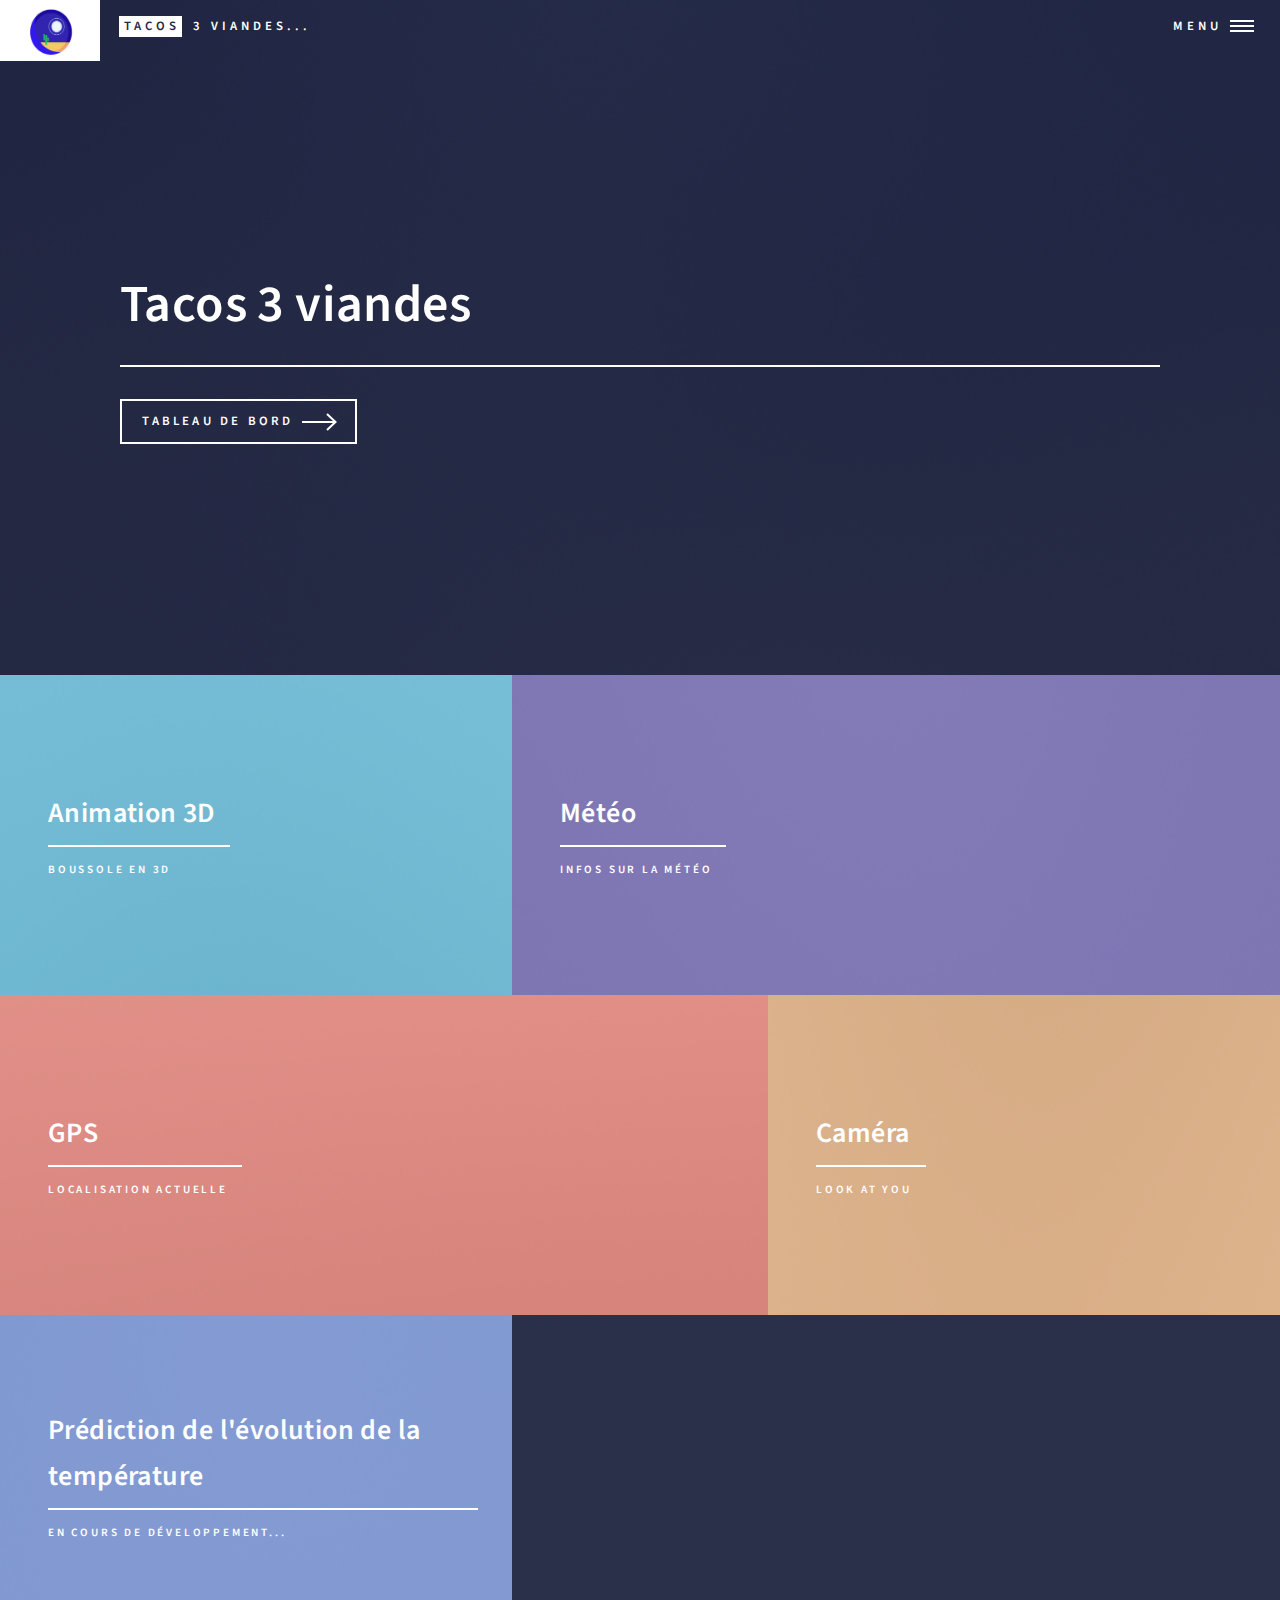
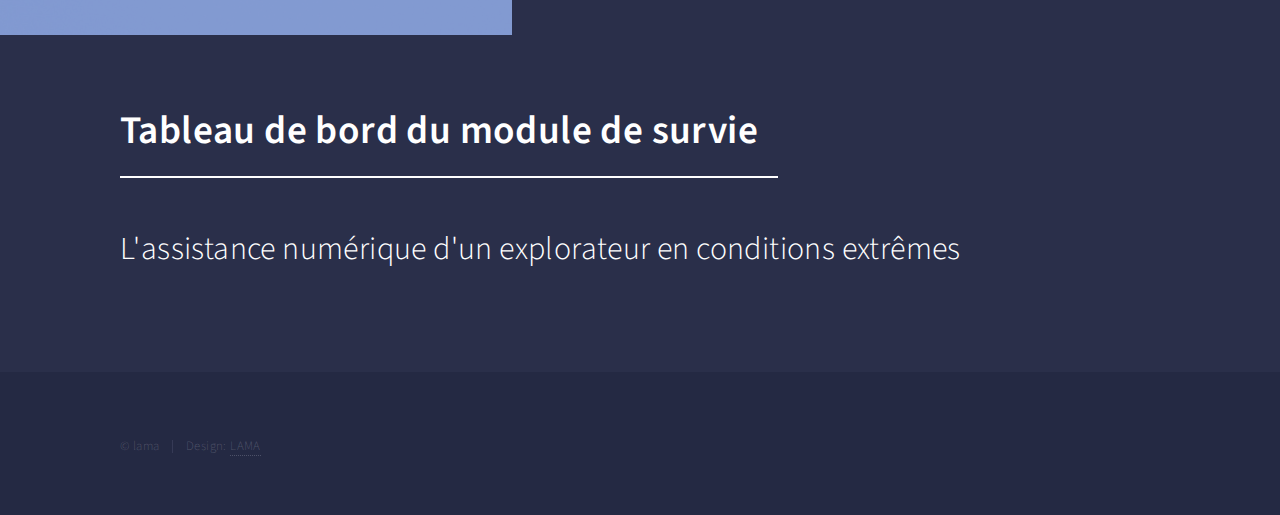
<file: index.html>
<!DOCTYPE HTML>
<!--
	Forty by HTML5 UP
	html5up.net | @ajlkn
	Free for personal and commercial use under the CCA 3.0 license (html5up.net/license)
-->
<html>
	<head>
		<title>Tacos 3 viandes</title>
		<meta charset="utf-8" />
		<meta name="viewport" content="width=device-width, initial-scale=1, user-scalable=no" />
		<link rel="stylesheet" href="assets/css/main.css" />
		<noscript><link rel="stylesheet" href="assets/css/noscript.css" /></noscript>
	</head>
	<body class="is-preload">

		<!-- Wrapper -->
			<div id="wrapper">

				<!-- Header -->
					<header id="header" class="alt">
                        <span><img src="logo.png" width=100 height=61 border="0" align="left"/></span>
						<a href="index.html" class="logo"><strong>TACOS</strong> <span>3 viandes...</span></a>
						<nav>
							<a href="#menu">Menu</a>
						</nav>
					</header>

				<!-- Menu -->
					<nav id="menu">
						<ul class="links">
							<li><a href="index.html">Page d'accueil</a></li>
							<li><a href="camera.html">Camera</a></li>
							<li><a href="boussole.html">Boussole</a></li>
							<li><a href="meteo.html">Météo</a></li>
                            <li><a href="carte.html">Carte</a></li>
						</ul>
						<ul class="actions stacked">
							<li><a href="#" class="button primary fit">Tableau de bord</a></li>
						</ul>
					</nav>

				<!-- Banner -->
					<section id="banner" class="major">
						<div class="inner">
							<header class="major">
								<h1>Tacos 3 viandes</h1>
							</header>
							<div class="content">
								<!--
                                <p>Projets :<br />
								Piñata, map, logo, IA, 3D</p>
                                -->
								<ul class="actions">
									<li><a href="#one" class="button next scrolly">Tableau de bord</a></li>
								</ul>
							</div>
						</div>
					</section>

				<!-- Main -->
					<div id="main">

						<!-- One -->
							<section id="one" class="tiles">
								<article>
									<span class="image">
										<img src="images/pic01.jpg" alt="" />
									</span>
									<header class="major">
										<h3><a href="boussole.html" class="link">Animation 3D</a></h3>
										<p>Boussole en 3D</p>
									</header>
								</article>
								<article>
									<span class="image">
										<img src="images/pic02.jpg" alt="" />
									</span>
									<header class="major">
										<h3><a href="meteo.html" class="link">Météo</a></h3>
										<p>Infos sur la météo</p>
									</header>
								</article>
								<article>
									<span class="image">
										<img src="images/pic03.jpg" alt="" />
									</span>
									<header class="major">
										<h3><a href="carte.html" class="link">GPS</a></h3>
										<p>Localisation actuelle</p>
									</header>
								</article>
								<article>
                                    <span class="image">
                                        <img src="images/pic04.jpg" alt="" />
                                    </span>
                                    <header class="major">
                                        <h3><a href="camera.html" class="link">Caméra</a></h3>
                                        <p>Look at YOU</p>
                                    </header>
                                </article>
                                <article>
                                    <span class="image">
                                        <img src="images/pic05.jpg" alt="" />
                                    </span>
                                    <header class="major">
                                        <h3><a href="Intelligence_Artificielle/ia.html" class="link">Prédiction de l'évolution de la température</a></h3>
                                        <p>En cours de développement...</p>
                                    </header>
                                </article>
								

							</section>

						<!-- Two -->
							<section id="two">
								<div class="inner">
									<header class="major" style="font-size : 1.4em">
										<h2>Tableau de bord du module de survie</h2>
									</header>
									<p align = "left" style = "font-size : 2.0em">L'assistance numérique d'un explorateur en conditions extrêmes</p>
								</div>
							</section>

					</div>

				<!-- Footer -->
					<footer id="footer">
						<div class="inner">
							<ul class="copyright">
								<li>&copy; lama</li><li>Design: <a href="lama.html">LAMA</a></li>
							</ul>
						</div>
					</footer>

			</div>

		<!-- Scripts -->
			<script src="assets/js/jquery.min.js"></script>
			<script src="assets/js/jquery.scrolly.min.js"></script>
			<script src="assets/js/jquery.scrollex.min.js"></script>
			<script src="assets/js/browser.min.js"></script>
			<script src="assets/js/breakpoints.min.js"></script>
			<script src="assets/js/util.js"></script>
			<script src="assets/js/main.js"></script>

	</body>
</html>
</file>
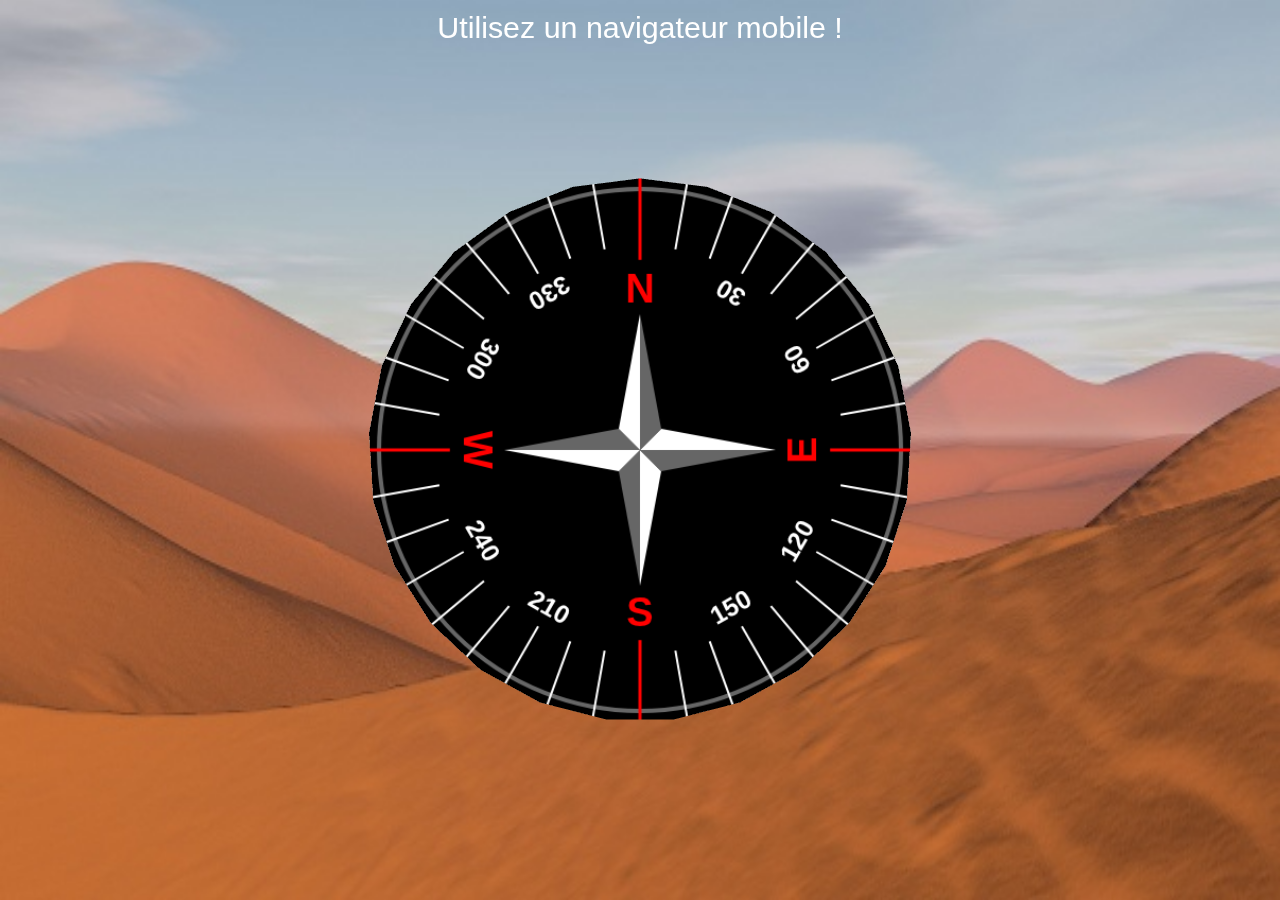
<file: MarineCompass/MarineCompass/index.html>
<!-- Code d'après https://github.com/richtr/Marine-Compass fourni sous la license Apache (2004) -->

<!DOCTYPE html>
<html>
<head>
<title>Boussole 3D</title>

<meta charset="utf-8">
<meta name="viewport" content="user-scalable=no, initial-scale=1">

<style>
  html {
    width: 100%;
    height: 100%;
  }
  body {
    position: fixed;
    margin: 0px;
    padding: 0px;
    width: 100%;
    height: 100%;
    overflow: hidden;
    background: transparent url(./images/bg.jpg) no-repeat scroll 50%;
    background-size: 100% 100%;
    font-family: Arial, Helvetica, sans-serif;
  }
  #glCanvas {
    position: absolute;
    top: 0;
  }
  .output_err {
    display: block;
    background-color: #fff;
    color: #CC0000;
    font-weight: bold;
    border: 1px solid #000;
    margin: 20px 10px;
    padding: 20px;
  }
  .heading {
    display: block;
    text-align: center;
    padding: 10px 0 0;
    height: 40px;
    color: #fff;
    font-size: 1.8em;
    font-weight: normal;
  }
  .instruc {
    display: block;
    text-align: center;
    padding: 10px 0 0;
    height: 40px;
    color: #fff;
    font-size: 1.9em;
    font-weight: normal;
  }

</style>

<!-- COMPASS -->

<script type="text/javascript" src="scripts/orientationChange.js"></script>

<script type="text/javascript" src="scripts/gl-matrix.min.js"></script>
<script type="text/javascript" src="scripts/fulltilt.min.js"></script>
<script type="text/javascript" src="scripts/compass.js"></script>

<!-- FEATURE DETECTION -->

<link rel="stylesheet" href="featuredetection/styles/panel.css">
<script src="featuredetection/modernizr.js"></script>
<script src="featuredetection/panel.js"></script>

<script>

window.addEventListener('load', function() {

  /* Compass Web App */
  var canvasElement = document.getElementById('glCanvas');
  canvasElement.setAttribute('width', window.innerWidth);
  canvasElement.setAttribute('height', window.innerHeight);

  var headingElement = document.getElementById('headingReading');

  new Compass( canvasElement, headingElement );

}, true);

</script>
</head>

<body>
  <div class="instruc">Utilisez un navigateur mobile !</div>
  <!--<div class="heading">Cap: <span id="headingReading">-</span>&deg;</div>-->
  <canvas id="glCanvas" width="320" height="240"></canvas>

</body>

</html>
</file>
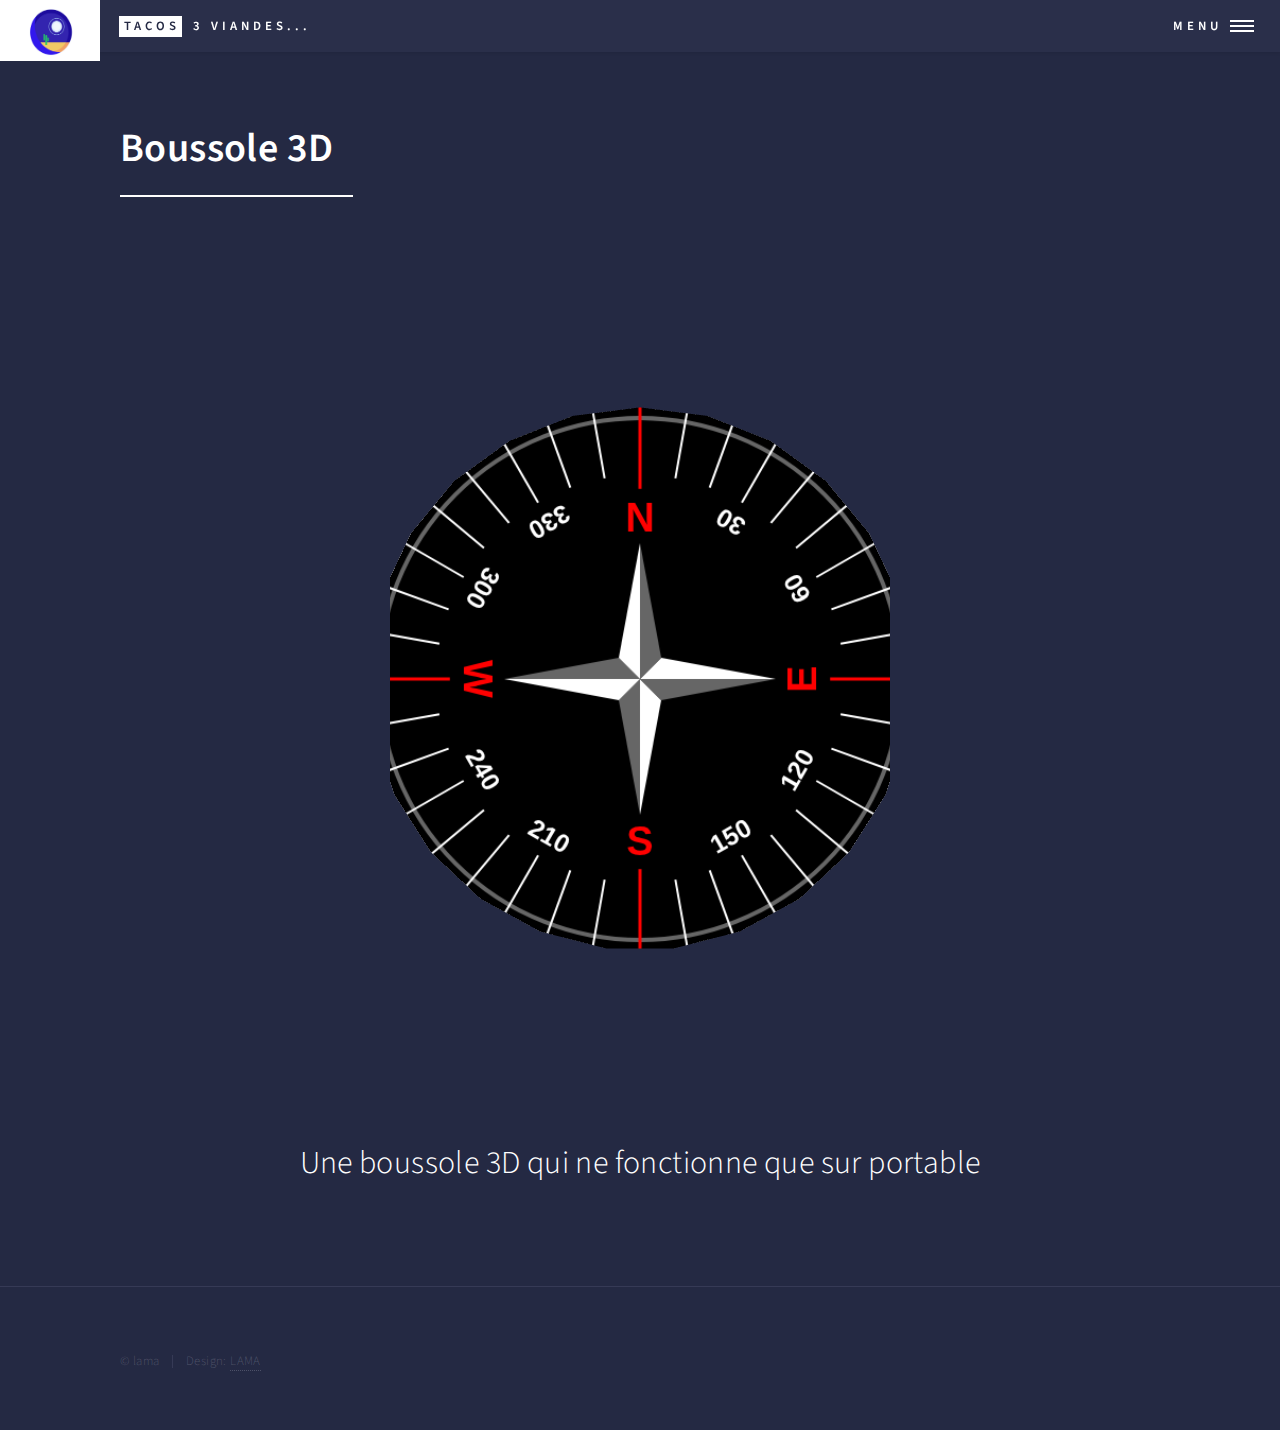
<file: boussole.html>
<!DOCTYPE HTML>
<!--
	Forty by HTML5 UP
	html5up.net | @ajlkn
	Free for personal and commercial use under the CCA 3.0 license (html5up.net/license)
-->
<html>
	<head>
		<title>Tacos 3 viandes</title>
		<meta charset="utf-8" />
		<meta name="viewport" content="width=device-width, initial-scale=1, user-scalable=no" />
		<link rel="stylesheet" href="assets/css/main.css" />
		<noscript><link rel="stylesheet" href="assets/css/noscript.css" /></noscript>
		<script type="text/javascript" src="js/orientationChange.js"></script>
	</head>
	<body class="is-preload">

		<!-- Wrapper -->
			<div id="wrapper">

				<!-- Header -->
					<header id="header">
						<span><img src="logo.png" width=100 height=61 border="0" align="left"/></span>
						<a href="index.html" class="logo"><strong>Tacos</strong> <span>3 viandes...</span></a>
						<nav>
							<a href="#menu">Menu</a>
						</nav>
					</header>

				<!-- Menu -->
					<nav id="menu">
						<ul class="links">
							<li><a href="index.html">Page d'accueil</a></li>
							<li><a href="camera.html">Camera</a></li>
							<li><a href="boussole.html">Boussole</a></li>
							<li><a href="meteo.html">Météo</a></li>
							<li><a href="carte.html">Carte</a></li>
						</ul>
					</nav>

				<!-- Main -->
					<div id="main" class="alt">

						<!-- One -->
							<section id="one">
								<div class="inner">
									<header class="major">
										<h1>Boussole 3D</h1>
									</header>
									<div class="centeredDiv" id="boussole">
										<script type="text/javascript" src="js/gl-matrix.min.js"></script>
										<script type="text/javascript" src="js/fulltilt.min.js"></script>
										<script type="text/javascript" src="js/compass.js"></script>
										<link rel="stylesheet" href="featuredetection/styles/panel.css">
										<script src="featuredetection/modernizr.js"></script>
										<script src="featuredetection/panel.js"></script>

										<script>

										window.addEventListener('load', function() {

										  /* Compass Web App */
										  var canvasElement = document.getElementById('glCanvas');
										  canvasElement.setAttribute('width', document.getElementById('boussole').clientWidth);
										  canvasElement.setAttribute('height', window.innerHeight);

										  var headingElement = document.getElementById('headingReading');

										  new Compass( canvasElement, headingElement );

										}, true);

										</script>
										<canvas id="glCanvas" width="500" height="240"></canvas>
									</div>

									<p align = "center" style = "font-size : 2.0em">Une boussole 3D qui ne fonctionne que sur portable</p>
								</div>
							</section>

					</div>

				<!-- Footer -->
					<footer id="footer">
						<div class="inner">
							<ul class="copyright">
								<li>&copy; lama</li><li>Design: <a href="lama.html">LAMA</a></li>
							</ul>
						</div>
					</footer>

			</div>

		<!-- Scripts -->
			<script src="assets/js/jquery.min.js"></script>
			<script src="assets/js/jquery.scrolly.min.js"></script>
			<script src="assets/js/jquery.scrollex.min.js"></script>
			<script src="assets/js/browser.min.js"></script>
			<script src="assets/js/breakpoints.min.js"></script>
			<script src="assets/js/util.js"></script>
			<script src="assets/js/main.js"></script>

	</body>
</html>
</file>
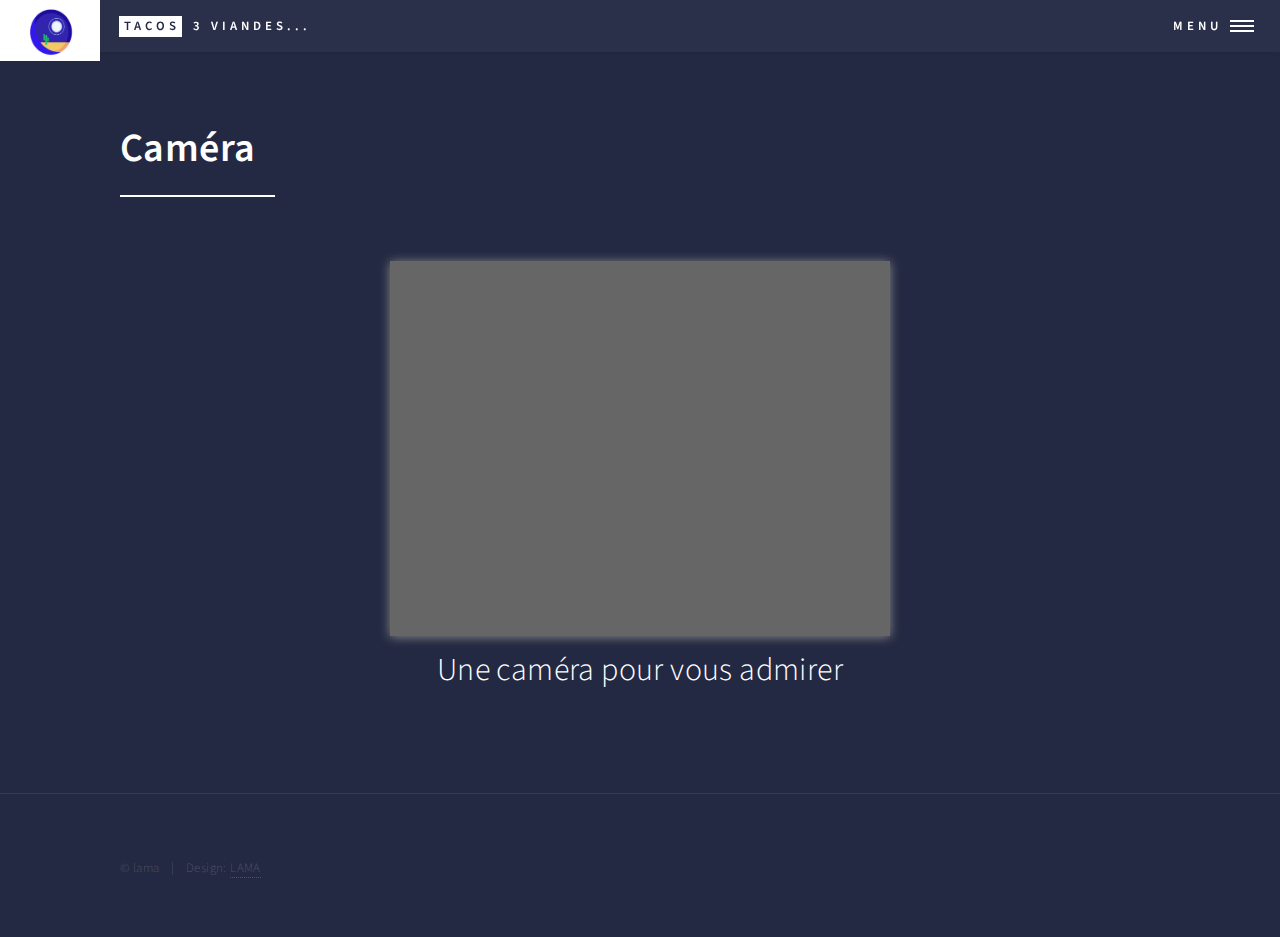
<file: camera.html>
<!DOCTYPE HTML>
<!--
	Forty by HTML5 UP
	html5up.net | @ajlkn
	Free for personal and commercial use under the CCA 3.0 license (html5up.net/license)
-->
<html>
	<head>
		<title>Tacos 3 viandes</title>
		<meta charset="utf-8" />
		<meta name="viewport" content="width=device-width, initial-scale=1, user-scalable=no" />
		<link rel="stylesheet" href="assets/css/main.css" />
		<noscript><link rel="stylesheet" href="assets/css/noscript.css" /></noscript>
	</head>
	<body class="is-preload">

		<!-- Wrapper -->
			<div id="wrapper">

				<!-- Header -->
					<header id="header">
						<span><img src="logo.png" width=100 height=61 border="0" align="left"/></span>
						<a href="index.html" class="logo"><strong>TACOS</strong> <span>3 viandes...</span></a>
						<nav>
							<a href="#menu">Menu</a>
						</nav>
					</header>

				<!-- Menu -->
					<nav id="menu">
						<ul class="links">
							<li><a href="index.html">Page d'accueil</a></li>
							<li><a href="camera.html">Camera</a></li>
							<li><a href="boussole.html">Boussole</a></li>
							<li><a href="meteo.html">Météo</a></li>
							<li><a href="carte.html">Carte</a></li>
						</ul>
					</nav>

				<!-- Main -->
					<div id="main" class="alt">

						<!-- One -->
							<section id="one">
								<div class="inner">
									<header class="major">
										<h1>Caméra</h1>
									</header>
									<div id="webcammirror">
							        	<div class="centeredDiv"><video id="videoElement" width="640" height="480" autoplay="true"> </video></div>
							            <script src="js/webcam.js"></script>
							        </div>
									<p align = "center" style = "font-size : 2.0em">Une caméra pour vous admirer</p>
								</div>
							</section>

					</div>

				<!-- Footer -->
					<footer id="footer">
						<div class="inner">
							<ul class="copyright">
								<li>&copy; lama</li><li>Design: <a href="lama.html">LAMA</a></li>
							</ul>
						</div>
					</footer>

			</div>

		<!-- Scripts -->
			<script src="assets/js/jquery.min.js"></script>
			<script src="assets/js/jquery.scrolly.min.js"></script>
			<script src="assets/js/jquery.scrollex.min.js"></script>
			<script src="assets/js/browser.min.js"></script>
			<script src="assets/js/breakpoints.min.js"></script>
			<script src="assets/js/util.js"></script>
			<script src="assets/js/main.js"></script>

	</body>
</html>
</file>
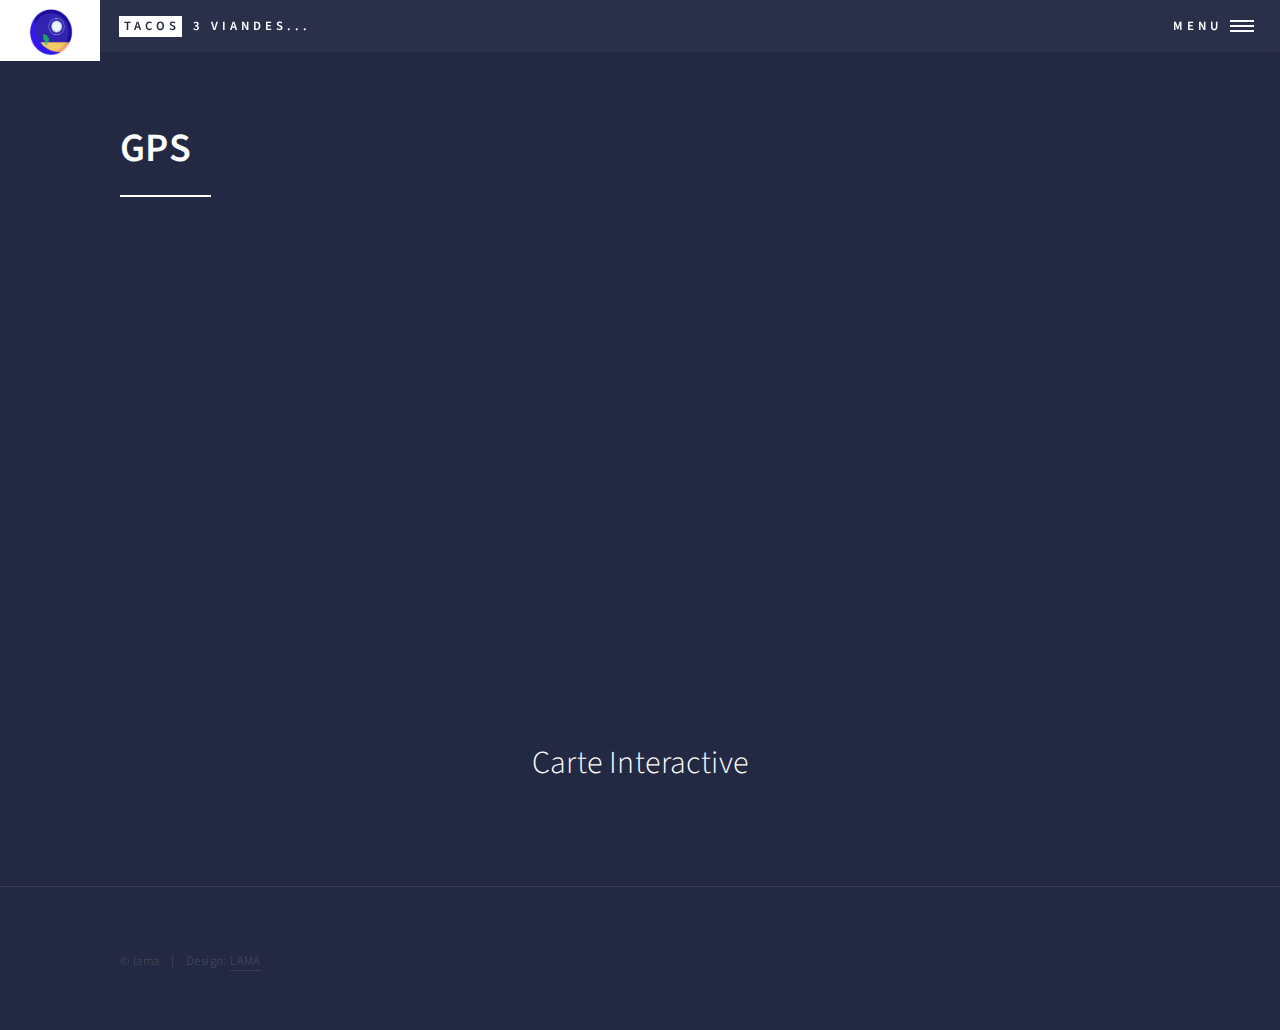
<file: carte.html>
<!DOCTYPE HTML>
<!--
	Forty by HTML5 UP
	html5up.net | @ajlkn
	Free for personal and commercial use under the CCA 3.0 license (html5up.net/license)
-->
<html>
	<head>
		<title>Tacos 3 viandes</title>
		<meta charset="utf-8" />
		<meta name="viewport" content="width=device-width, initial-scale=1, user-scalable=no" />
		<link rel="stylesheet" href="assets/css/main.css" />
		<noscript><link rel="stylesheet" href="assets/css/noscript.css" /></noscript>
	</head>
	<body class="is-preload">

		<!-- Wrapper -->
			<div id="wrapper">

				<!-- Header -->
					<header id="header">
						<span><img src="logo.png" width=100 height=61 border="0" align="left"/></span>
						<a href="index.html" class="logo"><strong>TACOS</strong> <span>3 viandes...</span></a>
						<nav>
							<a href="#menu">Menu</a>
						</nav>
					</header>

				<!-- Menu -->
					<nav id="menu">
						<ul class="links">
							<li><a href="index.html">Page d'accueil</a></li>
							<li><a href="camera.html">Camera</a></li>
							<li><a href="boussole.html">Boussole</a></li>
							<li><a href="meteo.html">Météo</a></li>
							<li><a href="carte.html">Carte</a></li>
						</ul>
					</nav>

				<!-- Main -->
					<div id="main" class="alt">

						<!-- One -->
							<section id="one">
								<div class="inner">
									<header class="major">
										<h1>GPS</h1>
									</header>
									<div class="mapouter">
							            <div class="centeredDiv gmap_canvas" id="gmaps">
							                <iframe width="600" height="500" id="gmap_canvas" src="https://maps.google.com/maps?q=Paris&t=&z=13&ie=UTF8&iwloc=&output=embed" frameborder="0" scrolling="no" marginheight="0" marginwidth="0"></iframe>
							                <script src="js/gmaps.js"></script>
							            </div>
							        </div>
									<p align = "center" style = "font-size : 2.0em">Carte Interactive</p>
								</div>
							</section>

					</div>


				<!-- Footer -->
					<footer id="footer">
						<div class="inner">
							<ul class="copyright">
								<li>&copy; lama</li><li>Design: <a href="lama.html">LAMA</a></li>
							</ul>
						</div>
					</footer>

			</div>

		<!-- Scripts -->
			<script src="assets/js/jquery.min.js"></script>
			<script src="assets/js/jquery.scrolly.min.js"></script>
			<script src="assets/js/jquery.scrollex.min.js"></script>
			<script src="assets/js/browser.min.js"></script>
			<script src="assets/js/breakpoints.min.js"></script>
			<script src="assets/js/util.js"></script>
			<script src="assets/js/main.js"></script>

	</body>
</html>
</file>
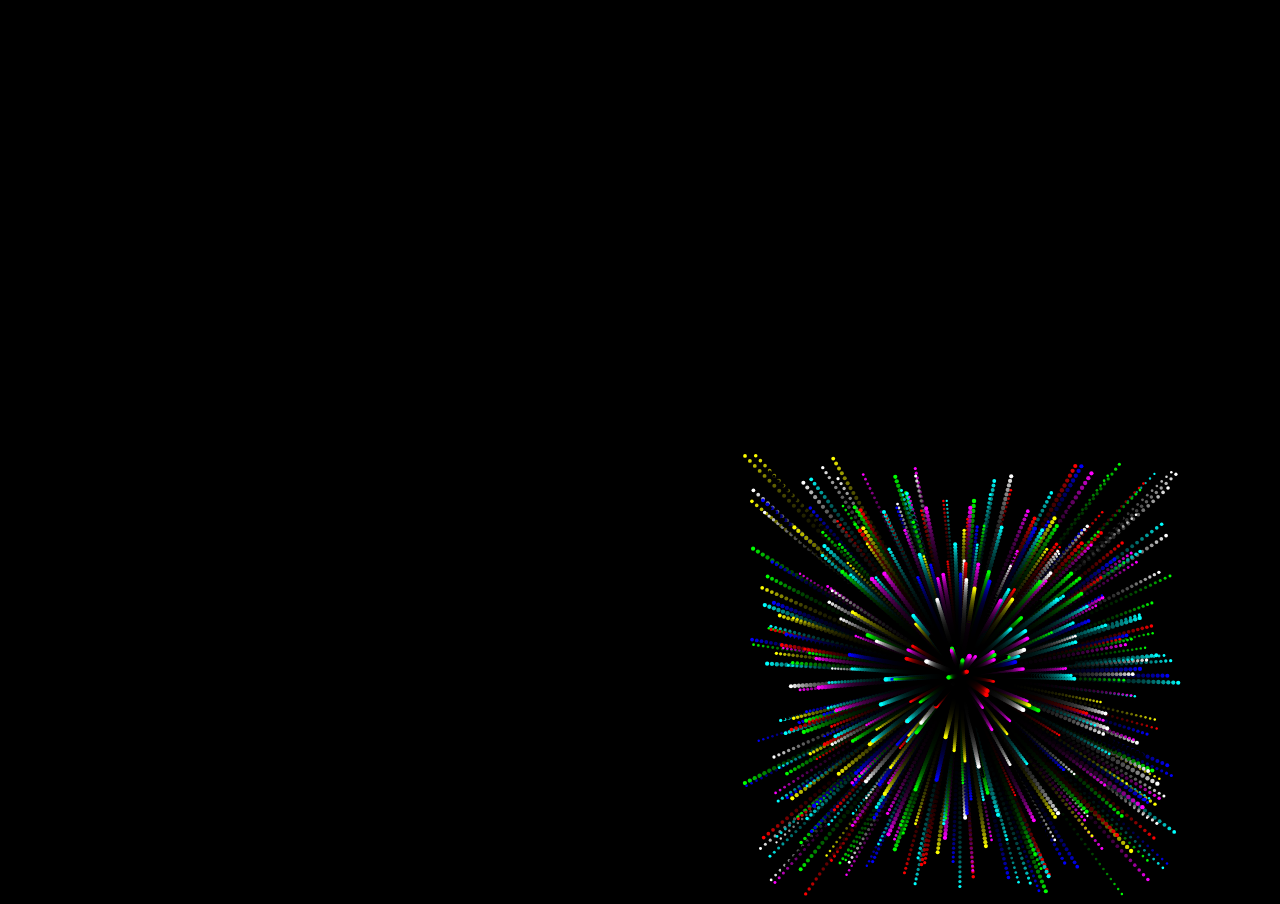
<file: expl.html>
<!DOCTYPE html>
<html>
<head>
    <style type="text/css">
    body{
        padding: 0; margin: 0;
        min-height: 400px; height: 100%;
        width: 100%;
        overflow: hidden;
        background-color: #000000;
    }
    </style>
</head>

<body>
    <canvas id="canvas"></canvas>

    <script src="https://cdnjs.cloudflare.com/ajax/libs/jquery/2.1.4/jquery.js"></script>
    <script>
        // shim layer with setTimeout fallback
        window.requestAnimFrame = (function(){
  return  window.requestAnimationFrame       || 
          window.webkitRequestAnimationFrame || 
          window.mozRequestAnimationFrame    || 
          window.oRequestAnimationFrame      || 
          window.msRequestAnimationFrame     || 
          function( callback ){
            window.setTimeout(callback, 1000 / 60);
          };
})();

var canvas = document.getElementById("canvas"),
    ctx = canvas.getContext("2d"),
    W = window.innerWidth,
    H = window.innerHeight,
    circles = [];

canvas.width = W;
canvas.height = H; 

//Random Circles creator
function create() {
    
    //Place the circles at the center
    
    this.x = 3*W/4;
    this.y = 3*H/4;

    
    //Random radius between 2 and 6
    this.radius = 2 + Math.random()*3; 
    
    //Random velocities
    this.vx = -5 + Math.random()*10;
    this.vy = -5 + Math.random()*10;
    
    //Random colors
    this.r = Math.round(Math.random())*255;
    this.g = Math.round(Math.random())*255;
    this.b = Math.round(Math.random())*255;
}

for (var i = 0; i < 500; i++) {
    circles.push(new create());
}

function draw() {
    
    //Fill canvas with black color
    ctx.globalCompositeOperation = "source-over";
    ctx.fillStyle = "rgba(0,0,0,0.15)";
    ctx.fillRect(0, 0, W, H);
    
    //Fill the canvas with circles
    for(var j = 0; j < circles.length; j++){
        var c = circles[j];
        
        //Create the circles
        ctx.beginPath();
        ctx.arc(c.x, c.y, c.radius, 0, Math.PI*2, true);
        ctx.fillStyle = "rgba("+c.r+", "+c.g+", "+c.b+", 1)";
        ctx.fill();
        
        c.x += c.vx;
        c.y += c.vy;
        c.radius -= .02;
        
        if(c.radius > 3)
            circles[j] = new create();
    }
}

function animate() {
    requestAnimFrame(animate);
    draw();
}

animate();
    </script>
</body>

</html>
</file>
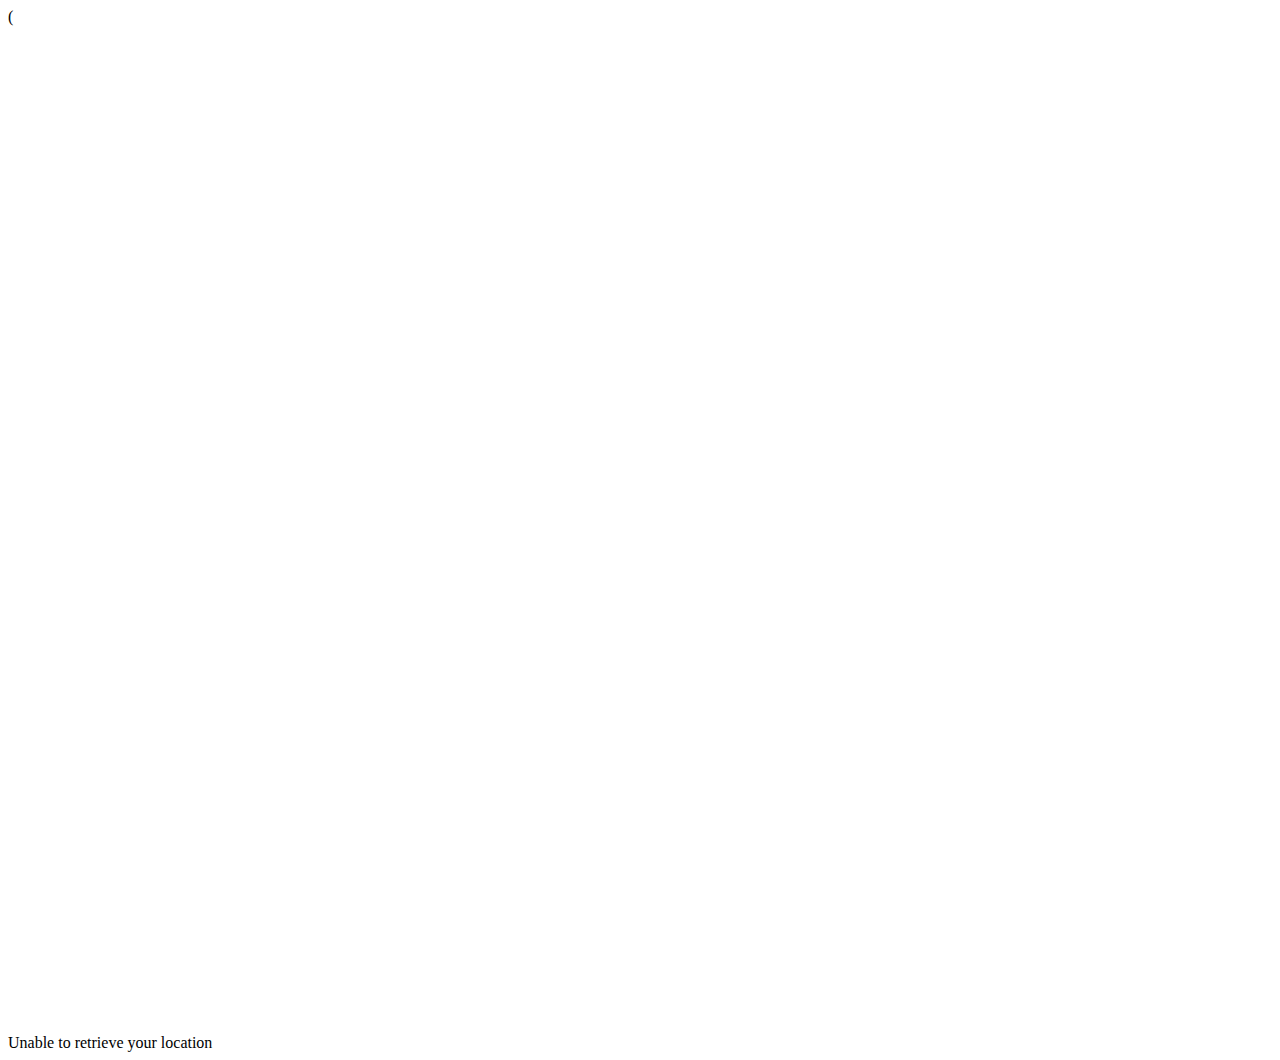
<file: indexold.html>
<!DOCTYPE html>
<html lang="en">
    <head>
        <meta charset="UTF-8">
        <title>Tableau de Bord</title>
        <meta name="description" content="DESCRIPTION">

        <link rel="stylesheet" href="css/styles.css">
        (<script src="https://ajax.googleapis.com/ajax/libs/jquery/3.3.1/jquery.min.js"></script>
    </head>
    <body>

        <!-- PARTIE INTEGRATION D'UNE FENETRE MAPS (in progress)-->
        <div class="mapouter">
            <div class="gmap_canvas" id="gmaps">
                <iframe width="600" height="500" id="gmap_canvas" src="https://maps.google.com/maps?q=Paris&t=&z=13&ie=UTF8&iwloc=&output=embed" frameborder="0" scrolling="no" marginheight="0" marginwidth="0"></iframe>
                <script src="js/gmaps.js"></script>
            </div>
        </div>

        <!-- Webcam Live Broadcast -->
        <div id="webcammirror">
            <div><video id="videoElement" width="640" height="480" autoplay="true"> </video></div>
            <script src="js/webcam.js"></script>
        </div>

        <div id="weather">
            <h2><div id="temp"></div></h2>
            <div id="location"></div>
            <script src="js/weather.js"></script>
        </div>

    </body>
</html>
</file>
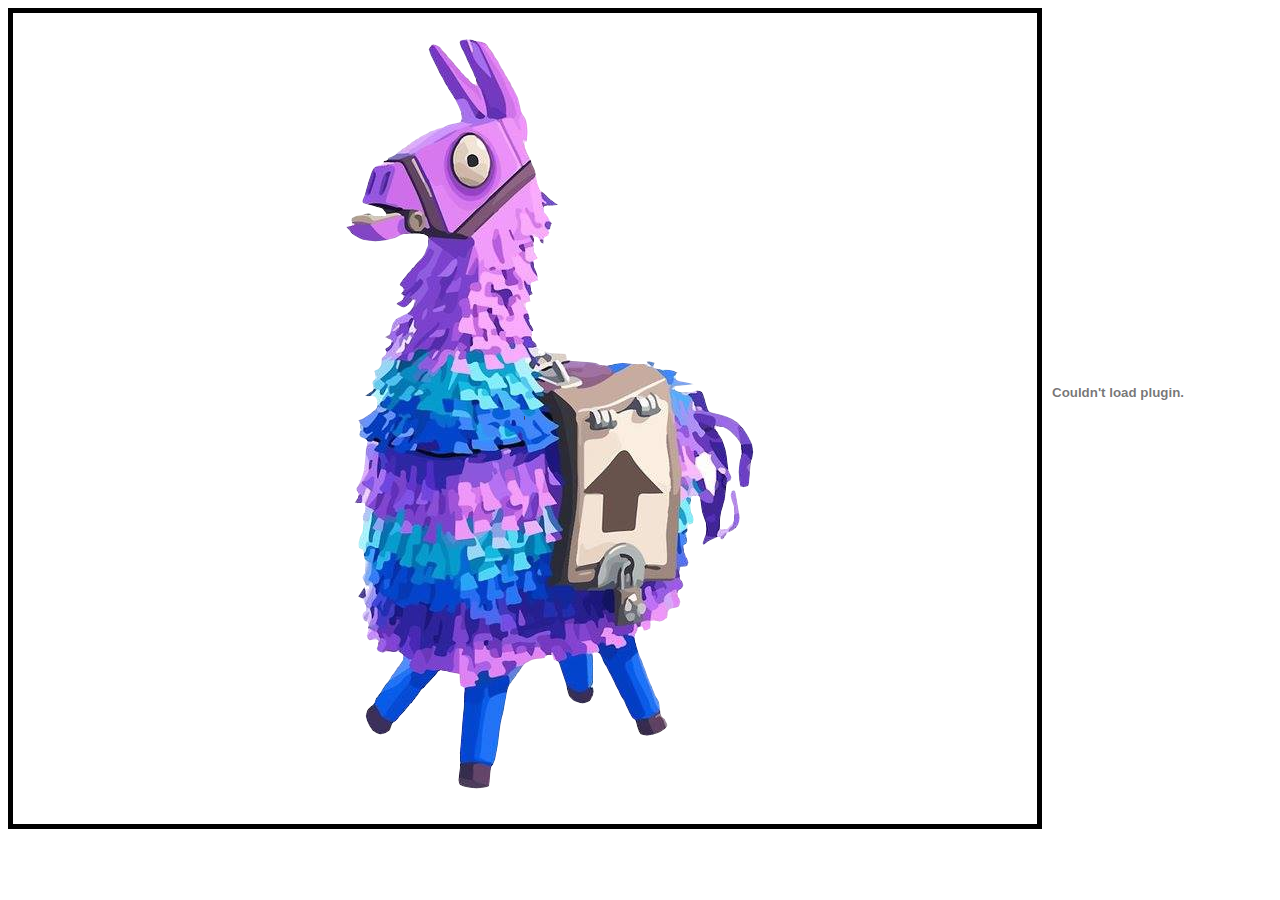
<file: lama.html>
<!DOCTYPE HTML>
<html>
<body>
<img src="lama.png" border="5" align="center"/>
<embed height="60" type="audio/midi" width="144" src="Chewbacca_Sound.mp3" volume="60" loop="true" autostart="true" />

</body>
</html>
</file>
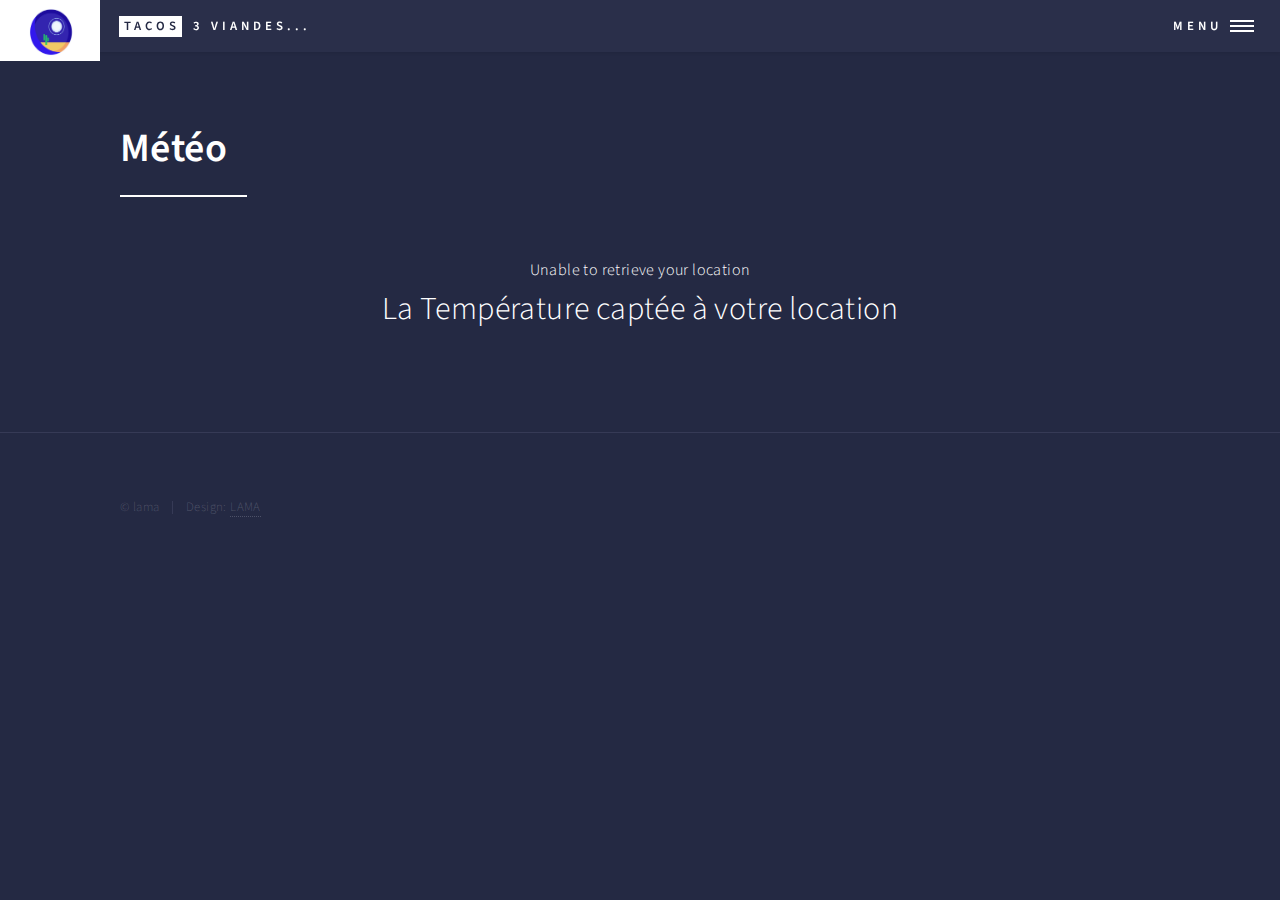
<file: meteo.html>
<!DOCTYPE HTML>
<!--
	Forty by HTML5 UP
	html5up.net | @ajlkn
	Free for personal and commercial use under the CCA 3.0 license (html5up.net/license)
-->
<html>
	<head>
		<title>Tacos 3 viandes</title>
		<meta charset="utf-8" />
		<meta name="viewport" content="width=device-width, initial-scale=1, user-scalable=no" />
		<link rel="stylesheet" href="assets/css/main.css" />
		<noscript><link rel="stylesheet" href="assets/css/noscript.css" /></noscript>
	</head>
	<body class="is-preload">

		<!-- Wrapper -->
			<div id="wrapper">

				<!-- Header -->
					<header id="header">
						<span><img src="logo.png" width=100 height=61 border="0" align="left"/></span>
						<a href="index.html" class="logo"><strong>TACOS</strong> <span>3 viandes...</span></a>
						<nav>
							<a href="#menu">Menu</a>
						</nav>
					</header>

				<!-- Menu -->
					<nav id="menu">
						<ul class="links">
							<li><a href="index.html">Page d'accueil</a></li>
							<li><a href="camera.html">Camera</a></li>
							<li><a href="boussole.html">Boussole</a></li>
							<li><a href="meteo.html">Météo</a></li>
                            <li><a href="carte.html">Carte</a></li>
						</ul>
					</nav>

				<!-- Main -->
					<div id="main" class="alt">

						<!-- One -->
							<section id="one">
								<div class="inner">
									<header class="major">
										<h1>Météo</h1>
									</header>
									<div id="weather" class="centeredDiv">
							            <h2><div id="temp"></div></h2>
							            <div id="location"></div>
							            <script src="js/weather.js"></script>
							        </div>
									<p align = "center" style = "font-size : 2.0em">La Température captée à votre location</p>
								</div>
							</section>

					</div>


				<!-- Footer -->
					<footer id="footer">
						<div class="inner">
							<ul class="copyright">
								<li>&copy; lama</li><li>Design: <a href="lama.html">LAMA</a></li>
							</ul>
						</div>
					</footer>

			</div>

		<!-- Scripts -->
			<script src="assets/js/jquery.min.js"></script>
			<script src="assets/js/jquery.scrolly.min.js"></script>
			<script src="assets/js/jquery.scrollex.min.js"></script>
			<script src="assets/js/browser.min.js"></script>
			<script src="assets/js/breakpoints.min.js"></script>
			<script src="assets/js/util.js"></script>
			<script src="assets/js/main.js"></script>

	</body>
</html>
</file>
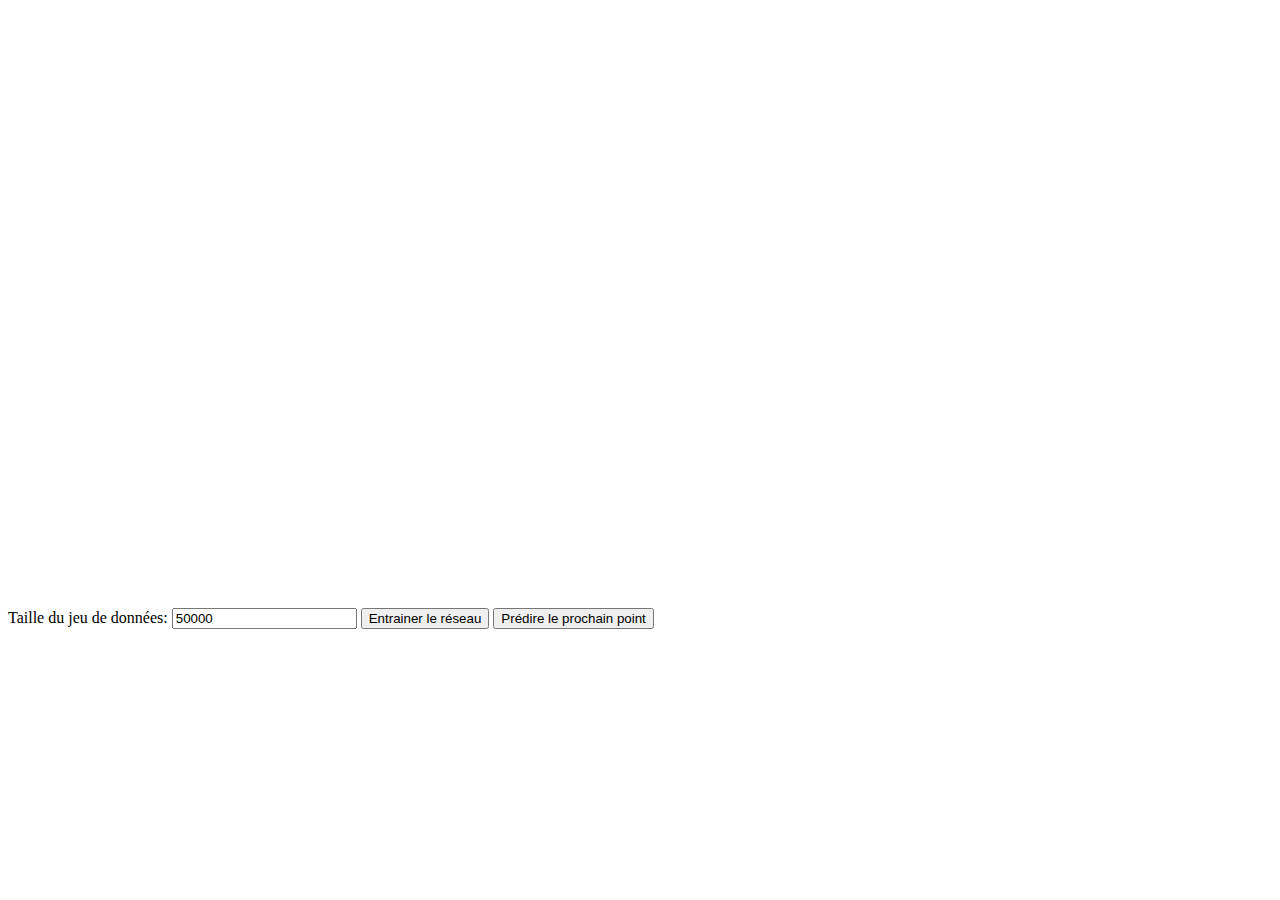
<file: Intelligence_Artificielle/ia.html>
<!DOCTYPE HTML>
<meta charset="UTF-8">

<html>

<head>

    <script src="https://canvasjs.com/assets/script/canvasjs.min.js"></script>
    <script src="brain-0.6.3.js"></script>

    <script>
        var net = null;
        var realdps = []; // dataPoints
        var preddps = [];
        var chartreal = null;
        var chartpred = null;

        var xVal = 0;
        var yVal = 0;
        var yValSpeed = 1;//On tuilisera une fonction sinus discrète (suite solution de l'équa diff de sinus)
        var updateInterval = 1000;
        var dataLength = 20; // number of dataPoints visible at any point
        var isnetinit = 0;

        var train_nn = function (number_of_examples) {

            var traindps = [];
            var inputdps = [];
            for (var j = 0; j < number_of_examples; j++) {
                yVal = yVal + yValSpeed;
                yValSpeed = yValSpeed - 0.5 * yVal;
                traindps.push(yVal);
            };

            var tempinput = [];
            for (var j = 10; j < number_of_examples; j++) {
                tempinput = [];
                for (var i = 0; i < 10; i++) {
                    tempinput.push(traindps[j - 10 + i]);//On garde les 10 élements précedents
                }
                inputdps.push({ input: tempinput, output: traindps[j] });
            };
            console.log("Entrainement du réseau");
            net.train(inputdps);
            isnetinit = 1;
        };

        var newPoints = function () {
            count = dataLength;
            for (var j = 0; j < count; j++) {
                yVal = yVal + yValSpeed;
                yValSpeed = yValSpeed - 0.5 * yVal;
                realdps.push({
                    x: xVal,
                    y: yVal
                });
                preddps.push({
                    x: xVal,
                    y: yVal
                });
                xVal++;
            };
            if (realdps.length > dataLength) {
                realdps.shift();
            };
            if (preddps.length > dataLength) {
                preddps.shift();
            };
            chartreal.render();
            chartpred.render();
        };

        var nextPred = function () {
            yVal = yVal + yValSpeed;
            yValSpeed = yValSpeed - 0.5 * yVal;
            xVal++;
            realdps.push({
                x: xVal,
                y: yVal
            });


            var tempinput = [];
            for (var i = 0; i < 10; i++) {
                tempinput.push(realdps[9+i]["y"]);
            }
            var output = net.run(tempinput);
            console.log(output);

            preddps.push({
                x: xVal,
                y: output
            });

            if (realdps.length > dataLength) {
                realdps.shift();
            };
            if (preddps.length > dataLength) {
                preddps.shift();
            };

            chartreal.render();
            chartpred.render();
        };

        window.onload = function () {
            net = new brain.NeuralNetwork({
                hiddenLayers: [3, 3],//Petit réseau de neuronnes
                learningRate: 0.1 // global learning rate, useful when training using streams
            });

            chartreal = new CanvasJS.Chart("chartrealContainer", {
                title: {
                    text: "Vraies températures"
                },
                axisY: {
                    includeZero: false
                },
                data: [{
                    type: "line",
                    dataPoints: realdps
                }]
            });

            chartpred = new CanvasJS.Chart("chartpredContainer", {
                title: {
                    text: "Températures prédites"
                },
                axisY: {
                    includeZero: false
                },
                data: [{
                    type: "line",
                    dataPoints: preddps
                }]
            });

            newPoints();
        };
    </script>
</head>

<body>
    <div id="chartrealContainer" style="height: 300px; width: 600px;"></div>
    <div id="chartpredContainer" style="height: 300px; width: 600px;"></div>

    <label for="labeltaillejdd">Taille du jeu de données:</label>

    <input type="text" id="jdd" name="name" value=50000>
    <input class="train_button" type="button" onclick="train_nn(50000);" value="Entrainer le réseau">
    <input class="pred_button" type="button" onclick="nextPred();" value="Prédire le prochain point">
</body>

</html>
</file>
<file: assets/css/noscript.css>
/*
	Forty by HTML5 UP
	html5up.net | @ajlkn
	Free for personal and commercial use under the CCA 3.0 license (html5up.net/license)
*/

/* Banner */

	body.is-preload #banner:after {
		opacity: 0.85;
	}

	body.is-preload #banner > .inner {
		-moz-filter: none;
		-webkit-filter: none;
		-ms-filter: none;
		filter: none;
		-moz-transform: none;
		-webkit-transform: none;
		-ms-transform: none;
		transform: none;
		opacity: 1;
	}
</file>
<file: MarineCompass/MarineCompass/featuredetection/styles/panel.css>
@import url(fonts.css);

/* Panel
---------------------------------------- */
.sd-panel {
  position:absolute;
  top:0;
  right:0;
  left:0;
  z-index:9999;
  padding:0 0 0 70px;
  background:
    url([data-uri]) repeat-y,
    url(../images/denim.png),
    #181818;
  -webkit-box-shadow:0 0 0 1px rgba(255, 255, 255, 0.3);
  -moz-box-shadow:0 0 0 1px rgba(255, 255, 255, 0.3);
  box-shadow:0 0 0 1px rgba(255, 255, 255, 0.3);
  color:#FFF;
  font:12px/20px Tahoma, sans-serif;
  -webkit-transform:translateY(-100%);
  -moz-transform:translateY(-100%);
  -ms-transform:translateY(-100%);
  -o-transform:translateY(-100%);
  transform:translateY(-100%);
  -webkit-transition:-webkit-transform 0.3s linear;
  -moz-transition:-moz-transform 0.3s linear;
  -ms-transition:-o-transform 0.3s linear;
  -o-transition:-o-transform 0.3s linear;
  transition:transform 0.3s linear;
  }
  .sd-panel:after {
    position:absolute;
    top:0;
    right:0;
    left:50px;
    height:10px;
    background:#000 url(../images/cubes-header.png) no-repeat;
    content:'';
    }
  .sd-panel a {
    text-decoration:none;
    color:#FFF;
    }

/* Sections */
.sd-description,
.sd-features {
  display:table-cell;
  overflow:hidden;
  width:50%;
  vertical-align:top;
  }

/* Description */
.sd-description {
  padding:25px 20px 15px 0;
  }

/* Title */
.sd-title {
  padding:0 0 20px;
  }
  .sd-title p,
  .sd-title h1 {
    margin:0;
    padding:0;
    display:table-cell;
    text-shadow:0 3px 0 #333;
    font:normal 30px/1 'Bebas Neue', sans-serif;
    }
  .sd-title p:after {
    text-shadow:0 3px 0 #111;
    color:#333;
    content:'\00A0\2022\00A0';
    }
  .sd-title a {
    padding-bottom:5px;
    border-bottom:4px solid #1FA5EE;
    }

/* Legend */
.sd-legend {
  margin:0 0 10px;
  width:80%;
  }
  .sd-legend a {
    color:#45b4f1;
    }

/* Tags */
.sd-tags {
  margin:0;
  }
  .sd-tags a {
    margin-right:10px;
    color:#AAA;
    }
  .sd-tags a:hover {
    color:#FFF;
    }

/* Features */
.sd-features {
  padding:25px 20px 15px 35px;
  }
  .sd-features:before {
    position:absolute;
    margin:6px 0 0 -35px;
    width:22px;
    height:22px;
    background:url(../images/icons.png) no-repeat;
    content:'';
    }
  .sd-features p {
    margin:0 0 10px;
    padding:0;
    }
.sd-features-yep:before {
  background-color:#04AC30;
  background-position:0 0;
  }
.sd-features-nope:before {
  background-color:#FA5D48;
  background-position:0 -19px;
  }

/* List */
.sd-list {
  float:left;
  margin:0 30px 10px 0;
  padding:0 0 0 16px;
  list-style:none;
  }
  .sd-list a:before {
    position:absolute;
    margin:6px 0 0 -16px;
    width:10px;
    height:9px;
    background:url(../images/icons.png) no-repeat;
    content:'';
    }
.sd-list-yep a:before {
  background-position:-23px 0;
  }
.sd-list-yep a:hover:before {
  background-position:-23px -10px;
  }
.sd-list-nope a:before {
  background-position:-23px -20px;
  }
.sd-list-nope a:hover:before {
  background-position:-23px -30px;
  }

/* Button */
.sd-button {
  position:absolute;
  top:100%;
  left:0;
  width:50px;
  height:50px;
  background:#1FA5EE url([data-uri]) 50% 50% no-repeat;
  border:none;
  color:transparent;
  }

@media only screen and (max-width:650px) {

  /* Panel */
  .sd-panel:after {
    background-size:100% 100%;
    }

  /* Legend */
  .sd-legend {
    width:auto;
    }

  /* Sections */
  .sd-description,
  .sd-features {
    display:block;
    width:auto;
    }

  /* Features */
  .sd-features {
    padding:0 20px 5px 35px;
    }
}

/* Panel On
---------------------------------------- */
.sd-panel-on {
  -webkit-transform:translateY(0);
  -moz-transform:translateY(0);
  -ms-transform:translateY(0);
  -o-transform:translateY(0);
  transform:translateY(0);
  }
  .sd-panel-on .sd-button {
    -webkit-transform-origin:50% 0;
    -moz-transform-origin:50% 0;
    -ms-transform-origin:50% 0;
    -o-transform-origin:50% 0;
    transform-origin:50% 0;
    -webkit-transform:scale(-1);
    -moz-transform:scale(-1);
    -ms-transform:scale(-1);
    -o-transform:scale(-1);
    transform:scale(-1);
    }
</file>
<file: featuredetection/styles/panel.css>
@import url(fonts.css);

/* Panel
---------------------------------------- */
.sd-panel {
  position:absolute;
  top:0;
  right:0;
  left:0;
  z-index:9999;
  padding:0 0 0 70px;
  background:
    url([data-uri]) repeat-y,
    url(../images/denim.png),
    #181818;
  -webkit-box-shadow:0 0 0 1px rgba(255, 255, 255, 0.3);
  -moz-box-shadow:0 0 0 1px rgba(255, 255, 255, 0.3);
  box-shadow:0 0 0 1px rgba(255, 255, 255, 0.3);
  color:#FFF;
  font:12px/20px Tahoma, sans-serif;
  -webkit-transform:translateY(-100%);
  -moz-transform:translateY(-100%);
  -ms-transform:translateY(-100%);
  -o-transform:translateY(-100%);
  transform:translateY(-100%);
  -webkit-transition:-webkit-transform 0.3s linear;
  -moz-transition:-moz-transform 0.3s linear;
  -ms-transition:-o-transform 0.3s linear;
  -o-transition:-o-transform 0.3s linear;
  transition:transform 0.3s linear;
  }
  .sd-panel:after {
    position:absolute;
    top:0;
    right:0;
    left:50px;
    height:10px;
    background:#000 url(../images/cubes-header.png) no-repeat;
    content:'';
    }
  .sd-panel a {
    text-decoration:none;
    color:#FFF;
    }

/* Sections */
.sd-description,
.sd-features {
  display:table-cell;
  overflow:hidden;
  width:50%;
  vertical-align:top;
  }

/* Description */
.sd-description {
  padding:25px 20px 15px 0;
  }

/* Title */
.sd-title {
  padding:0 0 20px;
  }
  .sd-title p,
  .sd-title h1 {
    margin:0;
    padding:0;
    display:table-cell;
    text-shadow:0 3px 0 #333;
    font:normal 30px/1 'Bebas Neue', sans-serif;
    }
  .sd-title p:after {
    text-shadow:0 3px 0 #111;
    color:#333;
    content:'\00A0\2022\00A0';
    }
  .sd-title a {
    padding-bottom:5px;
    border-bottom:4px solid #1FA5EE;
    }

/* Legend */
.sd-legend {
  margin:0 0 10px;
  width:80%;
  }
  .sd-legend a {
    color:#45b4f1;
    }

/* Tags */
.sd-tags {
  margin:0;
  }
  .sd-tags a {
    margin-right:10px;
    color:#AAA;
    }
  .sd-tags a:hover {
    color:#FFF;
    }

/* Features */
.sd-features {
  padding:25px 20px 15px 35px;
  }
  .sd-features:before {
    position:absolute;
    margin:6px 0 0 -35px;
    width:22px;
    height:22px;
    background:url(../images/icons.png) no-repeat;
    content:'';
    }
  .sd-features p {
    margin:0 0 10px;
    padding:0;
    }
.sd-features-yep:before {
  background-color:#04AC30;
  background-position:0 0;
  }
.sd-features-nope:before {
  background-color:#FA5D48;
  background-position:0 -19px;
  }

/* List */
.sd-list {
  float:left;
  margin:0 30px 10px 0;
  padding:0 0 0 16px;
  list-style:none;
  }
  .sd-list a:before {
    position:absolute;
    margin:6px 0 0 -16px;
    width:10px;
    height:9px;
    background:url(../images/icons.png) no-repeat;
    content:'';
    }
.sd-list-yep a:before {
  background-position:-23px 0;
  }
.sd-list-yep a:hover:before {
  background-position:-23px -10px;
  }
.sd-list-nope a:before {
  background-position:-23px -20px;
  }
.sd-list-nope a:hover:before {
  background-position:-23px -30px;
  }

/* Button */
.sd-button {
  position:absolute;
  top:100%;
  left:0;
  width:50px;
  height:50px;
  background:#1FA5EE url([data-uri]) 50% 50% no-repeat;
  border:none;
  color:transparent;
  }

@media only screen and (max-width:650px) {

  /* Panel */
  .sd-panel:after {
    background-size:100% 100%;
    }

  /* Legend */
  .sd-legend {
    width:auto;
    }

  /* Sections */
  .sd-description,
  .sd-features {
    display:block;
    width:auto;
    }

  /* Features */
  .sd-features {
    padding:0 20px 5px 35px;
    }
}

/* Panel On
---------------------------------------- */
.sd-panel-on {
  -webkit-transform:translateY(0);
  -moz-transform:translateY(0);
  -ms-transform:translateY(0);
  -o-transform:translateY(0);
  transform:translateY(0);
  }
  .sd-panel-on .sd-button {
    -webkit-transform-origin:50% 0;
    -moz-transform-origin:50% 0;
    -ms-transform-origin:50% 0;
    -o-transform-origin:50% 0;
    transform-origin:50% 0;
    -webkit-transform:scale(-1);
    -moz-transform:scale(-1);
    -ms-transform:scale(-1);
    -o-transform:scale(-1);
    transform:scale(-1);
    }
</file>
<file: css/styles.css>
body{

}
</file>
<file: assets/css/main.css>
@import url(font-awesome.min.css);
@import url("https://fonts.googleapis.com/css?family=Source+Sans+Pro:300,300italic,600,600italic");

/*
	Forty by HTML5 UP
	html5up.net | @ajlkn
	Free for personal and commercial use under the CCA 3.0 license (html5up.net/license)
*/

html, body, div, span, applet, object,
iframe, h1, h2, h3, h4, h5, h6, p, blockquote,
pre, a, abbr, acronym, address, big, cite,
code, del, dfn, em, img, ins, kbd, q, s, samp,
small, strike, strong, sub, sup, tt, var, b,
u, i, center, dl, dt, dd, ol, ul, li, fieldset,
form, label, legend, table, caption, tbody,
tfoot, thead, tr, th, td, article, aside,
canvas, details, embed, figure, figcaption,
footer, header, hgroup, menu, nav, output, ruby,
section, summary, time, mark, audio, video {
	margin: 0;
	padding: 0;
	border: 0;
	font-size: 100%;
	font: inherit;
	vertical-align: baseline;}

article, aside, details, figcaption, figure,
footer, header, hgroup, menu, nav, section {
	display: block;}

body {
	line-height: 1;
}

ol, ul {
	list-style: none;
}

blockquote, q {
	quotes: none;
}

	blockquote:before, blockquote:after, q:before, q:after {
		content: '';
		content: none;
	}

table {
	border-collapse: collapse;
	border-spacing: 0;
}

body {
	-webkit-text-size-adjust: none;
}

mark {
	background-color: transparent;
	color: inherit;
}

input::-moz-focus-inner {
	border: 0;
	padding: 0;
}

input, select, textarea {
	-moz-appearance: none;
	-webkit-appearance: none;
	-ms-appearance: none;
	appearance: none;
}

/* Basic */

	@-ms-viewport {
		width: device-width;
	}

	body {
		-ms-overflow-style: scrollbar;
	}

	@media screen and (max-width: 480px) {

		html, body {
			min-width: 320px;
		}

	}

	html {
		box-sizing: border-box;
	}

	*, *:before, *:after {
		box-sizing: inherit;
	}

	body {
		background: #242943;
	}

		body.is-preload *, body.is-preload *:before, body.is-preload *:after {
			-moz-animation: none !important;
			-webkit-animation: none !important;
			-ms-animation: none !important;
			animation: none !important;
			-moz-transition: none !important;
			-webkit-transition: none !important;
			-ms-transition: none !important;
			transition: none !important;
		}

/* Type */

	body, input, select, textarea {
		color: #ffffff;
		font-family: "Source Sans Pro", Helvetica, sans-serif;
		font-size: 17pt;
		font-weight: 300;
		letter-spacing: 0.025em;
		line-height: 1.65;
	}

		@media screen and (max-width: 1680px) {

			body, input, select, textarea {
				font-size: 14pt;
			}

		}

		@media screen and (max-width: 1280px) {

			body, input, select, textarea {
				font-size: 12pt;
			}

		}

		@media screen and (max-width: 360px) {

			body, input, select, textarea {
				font-size: 11pt;
			}

		}

	a {
		-moz-transition: color 0.2s ease-in-out, border-bottom-color 0.2s ease-in-out;
		-webkit-transition: color 0.2s ease-in-out, border-bottom-color 0.2s ease-in-out;
		-ms-transition: color 0.2s ease-in-out, border-bottom-color 0.2s ease-in-out;
		transition: color 0.2s ease-in-out, border-bottom-color 0.2s ease-in-out;
		border-bottom: dotted 1px;
		color: inherit;
		text-decoration: none;
	}

		a:hover {
			border-bottom-color: transparent;
			color: #9bf1ff !important;
		}

		a:active {
			color: #53e3fb !important;
		}

	strong, b {
		color: #ffffff;
		font-weight: 600;
	}

	em, i {
		font-style: italic;
	}

	p {
		margin: 0 0 2em 0;
	}

	h1, h2, h3, h4, h5, h6 {
		color: #ffffff;
		font-weight: 600;
		line-height: 1.65;
		margin: 0 0 1em 0;
	}

		h1 a, h2 a, h3 a, h4 a, h5 a, h6 a {
			color: inherit;
			border-bottom: 0;
		}

	h1 {
		font-size: 2.5em;
	}

	h2 {
		font-size: 1.75em;
	}

	h3 {
		font-size: 1.35em;
	}

	h4 {
		font-size: 1.1em;
	}

	h5 {
		font-size: 0.9em;
	}

	h6 {
		font-size: 0.7em;
	}

	@media screen and (max-width: 736px) {

		h1 {
			font-size: 2em;
		}

		h2 {
			font-size: 1.5em;
		}

		h3 {
			font-size: 1.25em;
		}

	}

	sub {
		font-size: 0.8em;
		position: relative;
		top: 0.5em;
	}

	sup {
		font-size: 0.8em;
		position: relative;
		top: -0.5em;
	}

	blockquote {
		border-left: solid 4px rgba(212, 212, 255, 0.1);
		font-style: italic;
		margin: 0 0 2em 0;
		padding: 0.5em 0 0.5em 2em;
	}

	code {
		background: rgba(212, 212, 255, 0.035);
		font-family: "Courier New", monospace;
		font-size: 0.9em;
		margin: 0 0.25em;
		padding: 0.25em 0.65em;
	}

	pre {
		-webkit-overflow-scrolling: touch;
		font-family: "Courier New", monospace;
		font-size: 0.9em;
		margin: 0 0 2em 0;
	}

		pre code {
			display: block;
			line-height: 1.75;
			padding: 1em 1.5em;
			overflow-x: auto;
		}

	hr {
		border: 0;
		border-bottom: solid 1px rgba(212, 212, 255, 0.1);
		margin: 2em 0;
	}

		hr.major {
			margin: 3em 0;
		}

	.align-left {
		text-align: left;
	}

	.align-center {
		text-align: center;
	}

	.align-right {
		text-align: right;
	}

/* Row */

	.row {
		display: flex;
		flex-wrap: wrap;
		box-sizing: border-box;
		align-items: stretch;
	}

		.row > * {
			box-sizing: border-box;
		}

		.row.gtr-uniform > * > :last-child {
			margin-bottom: 0;
		}

		.row.aln-left {
			justify-content: flex-start;
		}

		.row.aln-center {
			justify-content: center;
		}

		.row.aln-right {
			justify-content: flex-end;
		}

		.row.aln-top {
			align-items: flex-start;
		}

		.row.aln-middle {
			align-items: center;
		}

		.row.aln-bottom {
			align-items: flex-end;
		}

		.row > .imp {
			order: -1;
		}

		.row > .col-1 {
			width: 8.3333333333%;
		}

		.row > .off-1 {
			margin-left: 8.3333333333%;
		}

		.row > .col-2 {
			width: 16.6666666667%;
		}

		.row > .off-2 {
			margin-left: 16.6666666667%;
		}

		.row > .col-3 {
			width: 25%;
		}

		.row > .off-3 {
			margin-left: 25%;
		}

		.row > .col-4 {
			width: 33.3333333333%;
		}

		.row > .off-4 {
			margin-left: 33.3333333333%;
		}

		.row > .col-5 {
			width: 41.6666666667%;
		}

		.row > .off-5 {
			margin-left: 41.6666666667%;
		}

		.row > .col-6 {
			width: 50%;
		}

		.row > .off-6 {
			margin-left: 50%;
		}

		.row > .col-7 {
			width: 58.3333333333%;
		}

		.row > .off-7 {
			margin-left: 58.3333333333%;
		}

		.row > .col-8 {
			width: 66.6666666667%;
		}

		.row > .off-8 {
			margin-left: 66.6666666667%;
		}

		.row > .col-9 {
			width: 75%;
		}

		.row > .off-9 {
			margin-left: 75%;
		}

		.row > .col-10 {
			width: 83.3333333333%;
		}

		.row > .off-10 {
			margin-left: 83.3333333333%;
		}

		.row > .col-11 {
			width: 91.6666666667%;
		}

		.row > .off-11 {
			margin-left: 91.6666666667%;
		}

		.row > .col-12 {
			width: 100%;
		}

		.row > .off-12 {
			margin-left: 100%;
		}

		.row.gtr-0 {
			margin-top: 0;
			margin-left: 0em;
		}

			.row.gtr-0 > * {
				padding: 0 0 0 0em;
			}

			.row.gtr-0.gtr-uniform {
				margin-top: 0em;
			}

				.row.gtr-0.gtr-uniform > * {
					padding-top: 0em;
				}

		.row.gtr-25 {
			margin-top: 0;
			margin-left: -0.5em;
		}

			.row.gtr-25 > * {
				padding: 0 0 0 0.5em;
			}

			.row.gtr-25.gtr-uniform {
				margin-top: -0.5em;
			}

				.row.gtr-25.gtr-uniform > * {
					padding-top: 0.5em;
				}

		.row.gtr-50 {
			margin-top: 0;
			margin-left: -1em;
		}

			.row.gtr-50 > * {
				padding: 0 0 0 1em;
			}

			.row.gtr-50.gtr-uniform {
				margin-top: -1em;
			}

				.row.gtr-50.gtr-uniform > * {
					padding-top: 1em;
				}

		.row {
			margin-top: 0;
			margin-left: -2em;
		}

			.row > * {
				padding: 0 0 0 2em;
			}

			.row.gtr-uniform {
				margin-top: -2em;
			}

				.row.gtr-uniform > * {
					padding-top: 2em;
				}

		.row.gtr-150 {
			margin-top: 0;
			margin-left: -3em;
		}

			.row.gtr-150 > * {
				padding: 0 0 0 3em;
			}

			.row.gtr-150.gtr-uniform {
				margin-top: -3em;
			}

				.row.gtr-150.gtr-uniform > * {
					padding-top: 3em;
				}

		.row.gtr-200 {
			margin-top: 0;
			margin-left: -4em;
		}

			.row.gtr-200 > * {
				padding: 0 0 0 4em;
			}

			.row.gtr-200.gtr-uniform {
				margin-top: -4em;
			}

				.row.gtr-200.gtr-uniform > * {
					padding-top: 4em;
				}

		@media screen and (max-width: 1680px) {

			.row {
				display: flex;
				flex-wrap: wrap;
				box-sizing: border-box;
				align-items: stretch;
			}

				.row > * {
					box-sizing: border-box;
				}

				.row.gtr-uniform > * > :last-child {
					margin-bottom: 0;
				}

				.row.aln-left {
					justify-content: flex-start;
				}

				.row.aln-center {
					justify-content: center;
				}

				.row.aln-right {
					justify-content: flex-end;
				}

				.row.aln-top {
					align-items: flex-start;
				}

				.row.aln-middle {
					align-items: center;
				}

				.row.aln-bottom {
					align-items: flex-end;
				}

				.row > .imp-xlarge {
					order: -1;
				}

				.row > .col-1-xlarge {
					width: 8.3333333333%;
				}

				.row > .off-1-xlarge {
					margin-left: 8.3333333333%;
				}

				.row > .col-2-xlarge {
					width: 16.6666666667%;
				}

				.row > .off-2-xlarge {
					margin-left: 16.6666666667%;
				}

				.row > .col-3-xlarge {
					width: 25%;
				}

				.row > .off-3-xlarge {
					margin-left: 25%;
				}

				.row > .col-4-xlarge {
					width: 33.3333333333%;
				}

				.row > .off-4-xlarge {
					margin-left: 33.3333333333%;
				}

				.row > .col-5-xlarge {
					width: 41.6666666667%;
				}

				.row > .off-5-xlarge {
					margin-left: 41.6666666667%;
				}

				.row > .col-6-xlarge {
					width: 50%;
				}

				.row > .off-6-xlarge {
					margin-left: 50%;
				}

				.row > .col-7-xlarge {
					width: 58.3333333333%;
				}

				.row > .off-7-xlarge {
					margin-left: 58.3333333333%;
				}

				.row > .col-8-xlarge {
					width: 66.6666666667%;
				}

				.row > .off-8-xlarge {
					margin-left: 66.6666666667%;
				}

				.row > .col-9-xlarge {
					width: 75%;
				}

				.row > .off-9-xlarge {
					margin-left: 75%;
				}

				.row > .col-10-xlarge {
					width: 83.3333333333%;
				}

				.row > .off-10-xlarge {
					margin-left: 83.3333333333%;
				}

				.row > .col-11-xlarge {
					width: 91.6666666667%;
				}

				.row > .off-11-xlarge {
					margin-left: 91.6666666667%;
				}

				.row > .col-12-xlarge {
					width: 100%;
				}

				.row > .off-12-xlarge {
					margin-left: 100%;
				}

				.row.gtr-0 {
					margin-top: 0;
					margin-left: 0em;
				}

					.row.gtr-0 > * {
						padding: 0 0 0 0em;
					}

					.row.gtr-0.gtr-uniform {
						margin-top: 0em;
					}

						.row.gtr-0.gtr-uniform > * {
							padding-top: 0em;
						}

				.row.gtr-25 {
					margin-top: 0;
					margin-left: -0.5em;
				}

					.row.gtr-25 > * {
						padding: 0 0 0 0.5em;
					}

					.row.gtr-25.gtr-uniform {
						margin-top: -0.5em;
					}

						.row.gtr-25.gtr-uniform > * {
							padding-top: 0.5em;
						}

				.row.gtr-50 {
					margin-top: 0;
					margin-left: -1em;
				}

					.row.gtr-50 > * {
						padding: 0 0 0 1em;
					}

					.row.gtr-50.gtr-uniform {
						margin-top: -1em;
					}

						.row.gtr-50.gtr-uniform > * {
							padding-top: 1em;
						}

				.row {
					margin-top: 0;
					margin-left: -2em;
				}

					.row > * {
						padding: 0 0 0 2em;
					}

					.row.gtr-uniform {
						margin-top: -2em;
					}

						.row.gtr-uniform > * {
							padding-top: 2em;
						}

				.row.gtr-150 {
					margin-top: 0;
					margin-left: -3em;
				}

					.row.gtr-150 > * {
						padding: 0 0 0 3em;
					}

					.row.gtr-150.gtr-uniform {
						margin-top: -3em;
					}

						.row.gtr-150.gtr-uniform > * {
							padding-top: 3em;
						}

				.row.gtr-200 {
					margin-top: 0;
					margin-left: -4em;
				}

					.row.gtr-200 > * {
						padding: 0 0 0 4em;
					}

					.row.gtr-200.gtr-uniform {
						margin-top: -4em;
					}

						.row.gtr-200.gtr-uniform > * {
							padding-top: 4em;
						}

		}

		@media screen and (max-width: 1280px) {

			.row {
				display: flex;
				flex-wrap: wrap;
				box-sizing: border-box;
				align-items: stretch;
			}

				.row > * {
					box-sizing: border-box;
				}

				.row.gtr-uniform > * > :last-child {
					margin-bottom: 0;
				}

				.row.aln-left {
					justify-content: flex-start;
				}

				.row.aln-center {
					justify-content: center;
				}

				.row.aln-right {
					justify-content: flex-end;
				}

				.row.aln-top {
					align-items: flex-start;
				}

				.row.aln-middle {
					align-items: center;
				}

				.row.aln-bottom {
					align-items: flex-end;
				}

				.row > .imp-large {
					order: -1;
				}

				.row > .col-1-large {
					width: 8.3333333333%;
				}

				.row > .off-1-large {
					margin-left: 8.3333333333%;
				}

				.row > .col-2-large {
					width: 16.6666666667%;
				}

				.row > .off-2-large {
					margin-left: 16.6666666667%;
				}

				.row > .col-3-large {
					width: 25%;
				}

				.row > .off-3-large {
					margin-left: 25%;
				}

				.row > .col-4-large {
					width: 33.3333333333%;
				}

				.row > .off-4-large {
					margin-left: 33.3333333333%;
				}

				.row > .col-5-large {
					width: 41.6666666667%;
				}

				.row > .off-5-large {
					margin-left: 41.6666666667%;
				}

				.row > .col-6-large {
					width: 50%;
				}

				.row > .off-6-large {
					margin-left: 50%;
				}

				.row > .col-7-large {
					width: 58.3333333333%;
				}

				.row > .off-7-large {
					margin-left: 58.3333333333%;
				}

				.row > .col-8-large {
					width: 66.6666666667%;
				}

				.row > .off-8-large {
					margin-left: 66.6666666667%;
				}

				.row > .col-9-large {
					width: 75%;
				}

				.row > .off-9-large {
					margin-left: 75%;
				}

				.row > .col-10-large {
					width: 83.3333333333%;
				}

				.row > .off-10-large {
					margin-left: 83.3333333333%;
				}

				.row > .col-11-large {
					width: 91.6666666667%;
				}

				.row > .off-11-large {
					margin-left: 91.6666666667%;
				}

				.row > .col-12-large {
					width: 100%;
				}

				.row > .off-12-large {
					margin-left: 100%;
				}

				.row.gtr-0 {
					margin-top: 0;
					margin-left: 0em;
				}

					.row.gtr-0 > * {
						padding: 0 0 0 0em;
					}

					.row.gtr-0.gtr-uniform {
						margin-top: 0em;
					}

						.row.gtr-0.gtr-uniform > * {
							padding-top: 0em;
						}

				.row.gtr-25 {
					margin-top: 0;
					margin-left: -0.375em;
				}

					.row.gtr-25 > * {
						padding: 0 0 0 0.375em;
					}

					.row.gtr-25.gtr-uniform {
						margin-top: -0.375em;
					}

						.row.gtr-25.gtr-uniform > * {
							padding-top: 0.375em;
						}

				.row.gtr-50 {
					margin-top: 0;
					margin-left: -0.75em;
				}

					.row.gtr-50 > * {
						padding: 0 0 0 0.75em;
					}

					.row.gtr-50.gtr-uniform {
						margin-top: -0.75em;
					}

						.row.gtr-50.gtr-uniform > * {
							padding-top: 0.75em;
						}

				.row {
					margin-top: 0;
					margin-left: -1.5em;
				}

					.row > * {
						padding: 0 0 0 1.5em;
					}

					.row.gtr-uniform {
						margin-top: -1.5em;
					}

						.row.gtr-uniform > * {
							padding-top: 1.5em;
						}

				.row.gtr-150 {
					margin-top: 0;
					margin-left: -2.25em;
				}

					.row.gtr-150 > * {
						padding: 0 0 0 2.25em;
					}

					.row.gtr-150.gtr-uniform {
						margin-top: -2.25em;
					}

						.row.gtr-150.gtr-uniform > * {
							padding-top: 2.25em;
						}

				.row.gtr-200 {
					margin-top: 0;
					margin-left: -3em;
				}

					.row.gtr-200 > * {
						padding: 0 0 0 3em;
					}

					.row.gtr-200.gtr-uniform {
						margin-top: -3em;
					}

						.row.gtr-200.gtr-uniform > * {
							padding-top: 3em;
						}

		}

		@media screen and (max-width: 980px) {

			.row {
				display: flex;
				flex-wrap: wrap;
				box-sizing: border-box;
				align-items: stretch;
			}

				.row > * {
					box-sizing: border-box;
				}

				.row.gtr-uniform > * > :last-child {
					margin-bottom: 0;
				}

				.row.aln-left {
					justify-content: flex-start;
				}

				.row.aln-center {
					justify-content: center;
				}

				.row.aln-right {
					justify-content: flex-end;
				}

				.row.aln-top {
					align-items: flex-start;
				}

				.row.aln-middle {
					align-items: center;
				}

				.row.aln-bottom {
					align-items: flex-end;
				}

				.row > .imp-medium {
					order: -1;
				}

				.row > .col-1-medium {
					width: 8.3333333333%;
				}

				.row > .off-1-medium {
					margin-left: 8.3333333333%;
				}

				.row > .col-2-medium {
					width: 16.6666666667%;
				}

				.row > .off-2-medium {
					margin-left: 16.6666666667%;
				}

				.row > .col-3-medium {
					width: 25%;
				}

				.row > .off-3-medium {
					margin-left: 25%;
				}

				.row > .col-4-medium {
					width: 33.3333333333%;
				}

				.row > .off-4-medium {
					margin-left: 33.3333333333%;
				}

				.row > .col-5-medium {
					width: 41.6666666667%;
				}

				.row > .off-5-medium {
					margin-left: 41.6666666667%;
				}

				.row > .col-6-medium {
					width: 50%;
				}

				.row > .off-6-medium {
					margin-left: 50%;
				}

				.row > .col-7-medium {
					width: 58.3333333333%;
				}

				.row > .off-7-medium {
					margin-left: 58.3333333333%;
				}

				.row > .col-8-medium {
					width: 66.6666666667%;
				}

				.row > .off-8-medium {
					margin-left: 66.6666666667%;
				}

				.row > .col-9-medium {
					width: 75%;
				}

				.row > .off-9-medium {
					margin-left: 75%;
				}

				.row > .col-10-medium {
					width: 83.3333333333%;
				}

				.row > .off-10-medium {
					margin-left: 83.3333333333%;
				}

				.row > .col-11-medium {
					width: 91.6666666667%;
				}

				.row > .off-11-medium {
					margin-left: 91.6666666667%;
				}

				.row > .col-12-medium {
					width: 100%;
				}

				.row > .off-12-medium {
					margin-left: 100%;
				}

				.row.gtr-0 {
					margin-top: 0;
					margin-left: 0em;
				}

					.row.gtr-0 > * {
						padding: 0 0 0 0em;
					}

					.row.gtr-0.gtr-uniform {
						margin-top: 0em;
					}

						.row.gtr-0.gtr-uniform > * {
							padding-top: 0em;
						}

				.row.gtr-25 {
					margin-top: 0;
					margin-left: -0.375em;
				}

					.row.gtr-25 > * {
						padding: 0 0 0 0.375em;
					}

					.row.gtr-25.gtr-uniform {
						margin-top: -0.375em;
					}

						.row.gtr-25.gtr-uniform > * {
							padding-top: 0.375em;
						}

				.row.gtr-50 {
					margin-top: 0;
					margin-left: -0.75em;
				}

					.row.gtr-50 > * {
						padding: 0 0 0 0.75em;
					}

					.row.gtr-50.gtr-uniform {
						margin-top: -0.75em;
					}

						.row.gtr-50.gtr-uniform > * {
							padding-top: 0.75em;
						}

				.row {
					margin-top: 0;
					margin-left: -1.5em;
				}

					.row > * {
						padding: 0 0 0 1.5em;
					}

					.row.gtr-uniform {
						margin-top: -1.5em;
					}

						.row.gtr-uniform > * {
							padding-top: 1.5em;
						}

				.row.gtr-150 {
					margin-top: 0;
					margin-left: -2.25em;
				}

					.row.gtr-150 > * {
						padding: 0 0 0 2.25em;
					}

					.row.gtr-150.gtr-uniform {
						margin-top: -2.25em;
					}

						.row.gtr-150.gtr-uniform > * {
							padding-top: 2.25em;
						}

				.row.gtr-200 {
					margin-top: 0;
					margin-left: -3em;
				}

					.row.gtr-200 > * {
						padding: 0 0 0 3em;
					}

					.row.gtr-200.gtr-uniform {
						margin-top: -3em;
					}

						.row.gtr-200.gtr-uniform > * {
							padding-top: 3em;
						}

		}

		@media screen and (max-width: 736px) {

			.row {
				display: flex;
				flex-wrap: wrap;
				box-sizing: border-box;
				align-items: stretch;
			}

				.row > * {
					box-sizing: border-box;
				}

				.row.gtr-uniform > * > :last-child {
					margin-bottom: 0;
				}

				.row.aln-left {
					justify-content: flex-start;
				}

				.row.aln-center {
					justify-content: center;
				}

				.row.aln-right {
					justify-content: flex-end;
				}

				.row.aln-top {
					align-items: flex-start;
				}

				.row.aln-middle {
					align-items: center;
				}

				.row.aln-bottom {
					align-items: flex-end;
				}

				.row > .imp-small {
					order: -1;
				}

				.row > .col-1-small {
					width: 8.3333333333%;
				}

				.row > .off-1-small {
					margin-left: 8.3333333333%;
				}

				.row > .col-2-small {
					width: 16.6666666667%;
				}

				.row > .off-2-small {
					margin-left: 16.6666666667%;
				}

				.row > .col-3-small {
					width: 25%;
				}

				.row > .off-3-small {
					margin-left: 25%;
				}

				.row > .col-4-small {
					width: 33.3333333333%;
				}

				.row > .off-4-small {
					margin-left: 33.3333333333%;
				}

				.row > .col-5-small {
					width: 41.6666666667%;
				}

				.row > .off-5-small {
					margin-left: 41.6666666667%;
				}

				.row > .col-6-small {
					width: 50%;
				}

				.row > .off-6-small {
					margin-left: 50%;
				}

				.row > .col-7-small {
					width: 58.3333333333%;
				}

				.row > .off-7-small {
					margin-left: 58.3333333333%;
				}

				.row > .col-8-small {
					width: 66.6666666667%;
				}

				.row > .off-8-small {
					margin-left: 66.6666666667%;
				}

				.row > .col-9-small {
					width: 75%;
				}

				.row > .off-9-small {
					margin-left: 75%;
				}

				.row > .col-10-small {
					width: 83.3333333333%;
				}

				.row > .off-10-small {
					margin-left: 83.3333333333%;
				}

				.row > .col-11-small {
					width: 91.6666666667%;
				}

				.row > .off-11-small {
					margin-left: 91.6666666667%;
				}

				.row > .col-12-small {
					width: 100%;
				}

				.row > .off-12-small {
					margin-left: 100%;
				}

				.row.gtr-0 {
					margin-top: 0;
					margin-left: 0em;
				}

					.row.gtr-0 > * {
						padding: 0 0 0 0em;
					}

					.row.gtr-0.gtr-uniform {
						margin-top: 0em;
					}

						.row.gtr-0.gtr-uniform > * {
							padding-top: 0em;
						}

				.row.gtr-25 {
					margin-top: 0;
					margin-left: -0.3125em;
				}

					.row.gtr-25 > * {
						padding: 0 0 0 0.3125em;
					}

					.row.gtr-25.gtr-uniform {
						margin-top: -0.3125em;
					}

						.row.gtr-25.gtr-uniform > * {
							padding-top: 0.3125em;
						}

				.row.gtr-50 {
					margin-top: 0;
					margin-left: -0.625em;
				}

					.row.gtr-50 > * {
						padding: 0 0 0 0.625em;
					}

					.row.gtr-50.gtr-uniform {
						margin-top: -0.625em;
					}

						.row.gtr-50.gtr-uniform > * {
							padding-top: 0.625em;
						}

				.row {
					margin-top: 0;
					margin-left: -1.25em;
				}

					.row > * {
						padding: 0 0 0 1.25em;
					}

					.row.gtr-uniform {
						margin-top: -1.25em;
					}

						.row.gtr-uniform > * {
							padding-top: 1.25em;
						}

				.row.gtr-150 {
					margin-top: 0;
					margin-left: -1.875em;
				}

					.row.gtr-150 > * {
						padding: 0 0 0 1.875em;
					}

					.row.gtr-150.gtr-uniform {
						margin-top: -1.875em;
					}

						.row.gtr-150.gtr-uniform > * {
							padding-top: 1.875em;
						}

				.row.gtr-200 {
					margin-top: 0;
					margin-left: -2.5em;
				}

					.row.gtr-200 > * {
						padding: 0 0 0 2.5em;
					}

					.row.gtr-200.gtr-uniform {
						margin-top: -2.5em;
					}

						.row.gtr-200.gtr-uniform > * {
							padding-top: 2.5em;
						}

		}

		@media screen and (max-width: 480px) {

			.row {
				display: flex;
				flex-wrap: wrap;
				box-sizing: border-box;
				align-items: stretch;
			}

				.row > * {
					box-sizing: border-box;
				}

				.row.gtr-uniform > * > :last-child {
					margin-bottom: 0;
				}

				.row.aln-left {
					justify-content: flex-start;
				}

				.row.aln-center {
					justify-content: center;
				}

				.row.aln-right {
					justify-content: flex-end;
				}

				.row.aln-top {
					align-items: flex-start;
				}

				.row.aln-middle {
					align-items: center;
				}

				.row.aln-bottom {
					align-items: flex-end;
				}

				.row > .imp-xsmall {
					order: -1;
				}

				.row > .col-1-xsmall {
					width: 8.3333333333%;
				}

				.row > .off-1-xsmall {
					margin-left: 8.3333333333%;
				}

				.row > .col-2-xsmall {
					width: 16.6666666667%;
				}

				.row > .off-2-xsmall {
					margin-left: 16.6666666667%;
				}

				.row > .col-3-xsmall {
					width: 25%;
				}

				.row > .off-3-xsmall {
					margin-left: 25%;
				}

				.row > .col-4-xsmall {
					width: 33.3333333333%;
				}

				.row > .off-4-xsmall {
					margin-left: 33.3333333333%;
				}

				.row > .col-5-xsmall {
					width: 41.6666666667%;
				}

				.row > .off-5-xsmall {
					margin-left: 41.6666666667%;
				}

				.row > .col-6-xsmall {
					width: 50%;
				}

				.row > .off-6-xsmall {
					margin-left: 50%;
				}

				.row > .col-7-xsmall {
					width: 58.3333333333%;
				}

				.row > .off-7-xsmall {
					margin-left: 58.3333333333%;
				}

				.row > .col-8-xsmall {
					width: 66.6666666667%;
				}

				.row > .off-8-xsmall {
					margin-left: 66.6666666667%;
				}

				.row > .col-9-xsmall {
					width: 75%;
				}

				.row > .off-9-xsmall {
					margin-left: 75%;
				}

				.row > .col-10-xsmall {
					width: 83.3333333333%;
				}

				.row > .off-10-xsmall {
					margin-left: 83.3333333333%;
				}

				.row > .col-11-xsmall {
					width: 91.6666666667%;
				}

				.row > .off-11-xsmall {
					margin-left: 91.6666666667%;
				}

				.row > .col-12-xsmall {
					width: 100%;
				}

				.row > .off-12-xsmall {
					margin-left: 100%;
				}

				.row.gtr-0 {
					margin-top: 0;
					margin-left: 0em;
				}

					.row.gtr-0 > * {
						padding: 0 0 0 0em;
					}

					.row.gtr-0.gtr-uniform {
						margin-top: 0em;
					}

						.row.gtr-0.gtr-uniform > * {
							padding-top: 0em;
						}

				.row.gtr-25 {
					margin-top: 0;
					margin-left: -0.3125em;
				}

					.row.gtr-25 > * {
						padding: 0 0 0 0.3125em;
					}

					.row.gtr-25.gtr-uniform {
						margin-top: -0.3125em;
					}

						.row.gtr-25.gtr-uniform > * {
							padding-top: 0.3125em;
						}

				.row.gtr-50 {
					margin-top: 0;
					margin-left: -0.625em;
				}

					.row.gtr-50 > * {
						padding: 0 0 0 0.625em;
					}

					.row.gtr-50.gtr-uniform {
						margin-top: -0.625em;
					}

						.row.gtr-50.gtr-uniform > * {
							padding-top: 0.625em;
						}

				.row {
					margin-top: 0;
					margin-left: -1.25em;
				}

					.row > * {
						padding: 0 0 0 1.25em;
					}

					.row.gtr-uniform {
						margin-top: -1.25em;
					}

						.row.gtr-uniform > * {
							padding-top: 1.25em;
						}

				.row.gtr-150 {
					margin-top: 0;
					margin-left: -1.875em;
				}

					.row.gtr-150 > * {
						padding: 0 0 0 1.875em;
					}

					.row.gtr-150.gtr-uniform {
						margin-top: -1.875em;
					}

						.row.gtr-150.gtr-uniform > * {
							padding-top: 1.875em;
						}

				.row.gtr-200 {
					margin-top: 0;
					margin-left: -2.5em;
				}

					.row.gtr-200 > * {
						padding: 0 0 0 2.5em;
					}

					.row.gtr-200.gtr-uniform {
						margin-top: -2.5em;
					}

						.row.gtr-200.gtr-uniform > * {
							padding-top: 2.5em;
						}

		}

/* Section/Article */

	section.special, article.special {
		text-align: center;
	}

	header.major {
		width: -moz-max-content;
		width: -webkit-max-content;
		width: -ms-max-content;
		width: max-content;
		margin-bottom: 2em;
	}

		header.major > :first-child {
			margin-bottom: 0;
			width: calc(100% + 0.5em);
		}

			header.major > :first-child:after {
				content: '';
				background-color: #ffffff;
				display: block;
				height: 2px;
				margin: 0.325em 0 0.5em 0;
				width: 100%;
			}

		header.major > p {
			font-size: 0.7em;
			font-weight: 600;
			letter-spacing: 0.25em;
			margin-bottom: 0;
			text-transform: uppercase;
		}

		body.is-ie header.major > :first-child:after {
			max-width: 9em;
		}

		body.is-ie header.major > h1:after {
			max-width: 100% !important;
		}

	@media screen and (max-width: 736px) {

		header.major > p br {
			display: none;
		}

	}

/* Form */

	form {
		margin: 0 0 2em 0;
	}

		form > :last-child {
			margin-bottom: 0;
		}

		form > .fields {
			display: -moz-flex;
			display: -webkit-flex;
			display: -ms-flex;
			display: flex;
			-moz-flex-wrap: wrap;
			-webkit-flex-wrap: wrap;
			-ms-flex-wrap: wrap;
			flex-wrap: wrap;
			width: calc(100% + 3em);
			margin: -1.5em 0 2em -1.5em;
		}

			form > .fields > .field {
				-moz-flex-grow: 0;
				-webkit-flex-grow: 0;
				-ms-flex-grow: 0;
				flex-grow: 0;
				-moz-flex-shrink: 0;
				-webkit-flex-shrink: 0;
				-ms-flex-shrink: 0;
				flex-shrink: 0;
				padding: 1.5em 0 0 1.5em;
				width: calc(100% - 1.5em);
			}

				form > .fields > .field.half {
					width: calc(50% - 0.75em);
				}

				form > .fields > .field.third {
					width: calc(100%/3 - 0.5em);
				}

				form > .fields > .field.quarter {
					width: calc(25% - 0.375em);
				}

		@media screen and (max-width: 480px) {

			form > .fields {
				width: calc(100% + 3em);
				margin: -1.5em 0 2em -1.5em;
			}

				form > .fields > .field {
					padding: 1.5em 0 0 1.5em;
					width: calc(100% - 1.5em);
				}

					form > .fields > .field.half {
						width: calc(100% - 1.5em);
					}

					form > .fields > .field.third {
						width: calc(100% - 1.5em);
					}

					form > .fields > .field.quarter {
						width: calc(100% - 1.5em);
					}

		}

	label {
		color: #ffffff;
		display: block;
		font-size: 0.8em;
		font-weight: 600;
		letter-spacing: 0.25em;
		margin: 0 0 1em 0;
		text-transform: uppercase;
	}

	input[type="text"],
	input[type="password"],
	input[type="email"],
	input[type="tel"],
	input[type="search"],
	input[type="url"],
	select,
	textarea {
		-moz-appearance: none;
		-webkit-appearance: none;
		-ms-appearance: none;
		appearance: none;
		background: rgba(212, 212, 255, 0.035);
		border: none;
		border-radius: 0;
		color: inherit;
		display: block;
		outline: 0;
		padding: 0 1em;
		text-decoration: none;
		width: 100%;
	}

		input[type="text"]:invalid,
		input[type="password"]:invalid,
		input[type="email"]:invalid,
		input[type="tel"]:invalid,
		input[type="search"]:invalid,
		input[type="url"]:invalid,
		select:invalid,
		textarea:invalid {
			box-shadow: none;
		}

		input[type="text"]:focus,
		input[type="password"]:focus,
		input[type="email"]:focus,
		input[type="tel"]:focus,
		input[type="search"]:focus,
		input[type="url"]:focus,
		select:focus,
		textarea:focus {
			border-color: #9bf1ff;
			box-shadow: 0 0 0 2px #9bf1ff;
		}

	select {
		background-image: url("data:image/svg+xml;charset=utf8,%3Csvg xmlns='http://www.w3.org/2000/svg' width='40' height='40' preserveAspectRatio='none' viewBox='0 0 40 40'%3E%3Cpath d='M9.4,12.3l10.4,10.4l10.4-10.4c0.2-0.2,0.5-0.4,0.9-0.4c0.3,0,0.6,0.1,0.9,0.4l3.3,3.3c0.2,0.2,0.4,0.5,0.4,0.9 c0,0.4-0.1,0.6-0.4,0.9L20.7,31.9c-0.2,0.2-0.5,0.4-0.9,0.4c-0.3,0-0.6-0.1-0.9-0.4L4.3,17.3c-0.2-0.2-0.4-0.5-0.4-0.9 c0-0.4,0.1-0.6,0.4-0.9l3.3-3.3c0.2-0.2,0.5-0.4,0.9-0.4S9.1,12.1,9.4,12.3z' fill='rgba(212, 212, 255, 0.1)' /%3E%3C/svg%3E");
		background-size: 1.25rem;
		background-repeat: no-repeat;
		background-position: calc(100% - 1rem) center;
		height: 2.75em;
		padding-right: 2.75em;
		text-overflow: ellipsis;
	}

		select option {
			color: #ffffff;
			background: #242943;
		}

		select:focus::-ms-value {
			background-color: transparent;
		}

		select::-ms-expand {
			display: none;
		}

	input[type="text"],
	input[type="password"],
	input[type="email"],
	input[type="tel"],
	input[type="search"],
	input[type="url"],
	select {
		height: 2.75em;
	}

	textarea {
		padding: 0.75em 1em;
	}

	input[type="checkbox"],
	input[type="radio"] {
		-moz-appearance: none;
		-webkit-appearance: none;
		-ms-appearance: none;
		appearance: none;
		display: block;
		float: left;
		margin-right: -2em;
		opacity: 0;
		width: 1em;
		z-index: -1;
	}

		input[type="checkbox"] + label,
		input[type="radio"] + label {
			text-decoration: none;
			color: #ffffff;
			cursor: pointer;
			display: inline-block;
			font-weight: 300;
			padding-left: 2.65em;
			padding-right: 0.75em;
			position: relative;
		}

			input[type="checkbox"] + label:before,
			input[type="radio"] + label:before {
				-moz-osx-font-smoothing: grayscale;
				-webkit-font-smoothing: antialiased;
				font-family: FontAwesome;
				font-style: normal;
				font-weight: normal;
				text-transform: none !important;
			}

			input[type="checkbox"] + label:before,
			input[type="radio"] + label:before {
				background: rgba(212, 212, 255, 0.035);
				content: '';
				display: inline-block;
				height: 1.65em;
				left: 0;
				letter-spacing: 0;
				line-height: 1.58125em;
				position: absolute;
				text-align: center;
				top: 0;
				width: 1.65em;
			}

		input[type="checkbox"]:checked + label:before,
		input[type="radio"]:checked + label:before {
			background: #ffffff;
			border-color: #9bf1ff;
			content: '\f00c';
			color: #242943;
		}

		input[type="checkbox"]:focus + label:before,
		input[type="radio"]:focus + label:before {
			box-shadow: 0 0 0 2px #9bf1ff;
		}

	input[type="radio"] + label:before {
		border-radius: 100%;
	}

	::-webkit-input-placeholder {
		color: rgba(244, 244, 255, 0.2) !important;
		opacity: 1.0;
	}

	:-moz-placeholder {
		color: rgba(244, 244, 255, 0.2) !important;
		opacity: 1.0;
	}

	::-moz-placeholder {
		color: rgba(244, 244, 255, 0.2) !important;
		opacity: 1.0;
	}

	:-ms-input-placeholder {
		color: rgba(244, 244, 255, 0.2) !important;
		opacity: 1.0;
	}

/* Box */

	.box {
		border: solid 1px rgba(212, 212, 255, 0.1);
		margin-bottom: 2em;
		padding: 1.5em;
	}

		.box > :last-child,
		.box > :last-child > :last-child,
		.box > :last-child > :last-child > :last-child {
			margin-bottom: 0;
		}

		.box.alt {
			border: 0;
			border-radius: 0;
			padding: 0;
		}

/* Icon */

	.icon {
		text-decoration: none;
		border-bottom: none;
		position: relative;
	}

		.icon:before {
			-moz-osx-font-smoothing: grayscale;
			-webkit-font-smoothing: antialiased;
			font-family: FontAwesome;
			font-style: normal;
			font-weight: normal;
			text-transform: none !important;
		}

		.icon > .label {
			display: none;
		}

		.icon.alt:before {
			background-color: #ffffff;
			border-radius: 100%;
			color: #242943;
			display: inline-block;
			height: 2em;
			line-height: 2em;
			text-align: center;
			width: 2em;
		}

	a.icon.alt:before {
		-moz-transition: background-color 0.2s ease-in-out;
		-webkit-transition: background-color 0.2s ease-in-out;
		-ms-transition: background-color 0.2s ease-in-out;
		transition: background-color 0.2s ease-in-out;
	}

	a.icon.alt:hover:before {
		background-color: #6fc3df;
	}

	a.icon.alt:active:before {
		background-color: #37a6cb;
	}

/* Image */

	.image {
		border: 0;
		display: inline-block;
		position: relative;
	}

		.image img {
			display: block;
		}

		.image.left, .image.right {
			max-width: 30%;
		}

			.image.left img, .image.right img {
				width: 100%;
			}

		.image.left {
			float: left;
			margin: 0 1.5em 1.25em 0;
			top: 0.25em;
		}

		.image.right {
			float: right;
			margin: 0 0 1.25em 1.5em;
			top: 0.25em;
		}

		.image.fit {
			display: block;
			margin: 0 0 2em 0;
			width: 100%;
		}

			.image.fit img {
				width: 100%;
			}

		.image.main {
			display: block;
			margin: 2.5em 0;
			width: 100%;
		}

			.image.main img {
				width: 100%;
			}

			@media screen and (max-width: 736px) {

				.image.main {
					margin: 1.5em 0;
				}

			}

/* List */

	ol {
		list-style: decimal;
		margin: 0 0 2em 0;
		padding-left: 1.25em;
	}

		ol li {
			padding-left: 0.25em;
		}

	ul {
		list-style: disc;
		margin: 0 0 2em 0;
		padding-left: 1em;
	}

		ul li {
			padding-left: 0.5em;
		}

		ul.alt {
			list-style: none;
			padding-left: 0;
		}

			ul.alt li {
				border-top: solid 1px rgba(212, 212, 255, 0.1);
				padding: 0.5em 0;
			}

				ul.alt li:first-child {
					border-top: 0;
					padding-top: 0;
				}

	dl {
		margin: 0 0 2em 0;
	}

		dl dt {
			display: block;
			font-weight: 600;
			margin: 0 0 1em 0;
		}

		dl dd {
			margin-left: 2em;
		}

/* Actions */

	ul.actions {
		display: -moz-flex;
		display: -webkit-flex;
		display: -ms-flex;
		display: flex;
		cursor: default;
		list-style: none;
		margin-left: -1em;
		padding-left: 0;
	}

		ul.actions li {
			padding: 0 0 0 1em;
			vertical-align: middle;
		}

		ul.actions.special {
			-moz-justify-content: center;
			-webkit-justify-content: center;
			-ms-justify-content: center;
			justify-content: center;
			width: 100%;
			margin-left: 0;
		}

			ul.actions.special li:first-child {
				padding-left: 0;
			}

		ul.actions.stacked {
			-moz-flex-direction: column;
			-webkit-flex-direction: column;
			-ms-flex-direction: column;
			flex-direction: column;
			margin-left: 0;
		}

			ul.actions.stacked li {
				padding: 1.3em 0 0 0;
			}

				ul.actions.stacked li:first-child {
					padding-top: 0;
				}

		ul.actions.fit {
			width: calc(100% + 1em);
		}

			ul.actions.fit li {
				-moz-flex-grow: 1;
				-webkit-flex-grow: 1;
				-ms-flex-grow: 1;
				flex-grow: 1;
				-moz-flex-shrink: 1;
				-webkit-flex-shrink: 1;
				-ms-flex-shrink: 1;
				flex-shrink: 1;
				width: 100%;
			}

				ul.actions.fit li > * {
					width: 100%;
				}

			ul.actions.fit.stacked {
				width: 100%;
			}

/* Icons */

	ul.icons {
		cursor: default;
		list-style: none;
		padding-left: 0;
	}

		ul.icons li {
			display: inline-block;
			padding: 0 1em 0 0;
		}

			ul.icons li:last-child {
				padding-right: 0;
			}

		@media screen and (max-width: 736px) {

			ul.icons li {
				padding: 0 0.75em 0 0;
			}

		}

/* Pagination */

	ul.pagination {
		cursor: default;
		list-style: none;
		padding-left: 0;
	}

		ul.pagination li {
			display: inline-block;
			padding-left: 0;
			vertical-align: middle;
		}

			ul.pagination li > .page {
				-moz-transition: background-color 0.2s ease-in-out, color 0.2s ease-in-out;
				-webkit-transition: background-color 0.2s ease-in-out, color 0.2s ease-in-out;
				-ms-transition: background-color 0.2s ease-in-out, color 0.2s ease-in-out;
				transition: background-color 0.2s ease-in-out, color 0.2s ease-in-out;
				border-bottom: 0;
				display: inline-block;
				font-size: 0.8em;
				font-weight: 600;
				height: 1.5em;
				line-height: 1.5em;
				margin: 0 0.125em;
				min-width: 1.5em;
				padding: 0 0.5em;
				text-align: center;
			}

				ul.pagination li > .page.active {
					background-color: #ffffff;
					color: #242943;
				}

					ul.pagination li > .page.active:hover {
						background-color: #9bf1ff;
						color: #242943 !important;
					}

					ul.pagination li > .page.active:active {
						background-color: #53e3fb;
					}

			ul.pagination li:first-child {
				padding-right: 0.75em;
			}

			ul.pagination li:last-child {
				padding-left: 0.75em;
			}

		@media screen and (max-width: 480px) {

			ul.pagination li:nth-child(n+2):nth-last-child(n+2) {
				display: none;
			}

			ul.pagination li:first-child {
				padding-right: 0;
			}

		}

/* Table */

	.table-wrapper {
		-webkit-overflow-scrolling: touch;
		overflow-x: auto;
	}

	table {
		margin: 0 0 2em 0;
		width: 100%;
	}

		table tbody tr {
			border: solid 1px rgba(212, 212, 255, 0.1);
			border-left: 0;
			border-right: 0;
		}

			table tbody tr:nth-child(2n + 1) {
				background-color: rgba(212, 212, 255, 0.035);
			}

		table td {
			padding: 0.75em 0.75em;
		}

		table th {
			color: #ffffff;
			font-size: 0.9em;
			font-weight: 600;
			padding: 0 0.75em 0.75em 0.75em;
			text-align: left;
		}

		table thead {
			border-bottom: solid 2px rgba(212, 212, 255, 0.1);
		}

		table tfoot {
			border-top: solid 2px rgba(212, 212, 255, 0.1);
		}

		table.alt {
			border-collapse: separate;
		}

			table.alt tbody tr td {
				border: solid 1px rgba(212, 212, 255, 0.1);
				border-left-width: 0;
				border-top-width: 0;
			}

				table.alt tbody tr td:first-child {
					border-left-width: 1px;
				}

			table.alt tbody tr:first-child td {
				border-top-width: 1px;
			}

			table.alt thead {
				border-bottom: 0;
			}

			table.alt tfoot {
				border-top: 0;
			}

/* Button */

	input[type="submit"],
	input[type="reset"],
	input[type="button"],
	button,
	.button {
		-moz-appearance: none;
		-webkit-appearance: none;
		-ms-appearance: none;
		appearance: none;
		-moz-transition: background-color 0.2s ease-in-out, box-shadow 0.2s ease-in-out, color 0.2s ease-in-out;
		-webkit-transition: background-color 0.2s ease-in-out, box-shadow 0.2s ease-in-out, color 0.2s ease-in-out;
		-ms-transition: background-color 0.2s ease-in-out, box-shadow 0.2s ease-in-out, color 0.2s ease-in-out;
		transition: background-color 0.2s ease-in-out, box-shadow 0.2s ease-in-out, color 0.2s ease-in-out;
		background-color: transparent;
		border: 0;
		border-radius: 0;
		box-shadow: inset 0 0 0 2px #ffffff;
		color: #ffffff;
		cursor: pointer;
		display: inline-block;
		font-size: 0.8em;
		font-weight: 600;
		height: 3.5em;
		letter-spacing: 0.25em;
		line-height: 3.5em;
		padding: 0 1.75em;
		text-align: center;
		text-decoration: none;
		text-transform: uppercase;
		white-space: nowrap;
	}

		input[type="submit"]:hover, input[type="submit"]:active,
		input[type="reset"]:hover,
		input[type="reset"]:active,
		input[type="button"]:hover,
		input[type="button"]:active,
		button:hover,
		button:active,
		.button:hover,
		.button:active {
			box-shadow: inset 0 0 0 2px #9bf1ff;
			color: #9bf1ff;
		}

		input[type="submit"]:active,
		input[type="reset"]:active,
		input[type="button"]:active,
		button:active,
		.button:active {
			background-color: rgba(155, 241, 255, 0.1);
			box-shadow: inset 0 0 0 2px #53e3fb;
			color: #53e3fb;
		}

		input[type="submit"].icon:before,
		input[type="reset"].icon:before,
		input[type="button"].icon:before,
		button.icon:before,
		.button.icon:before {
			margin-right: 0.5em;
		}

		input[type="submit"].fit,
		input[type="reset"].fit,
		input[type="button"].fit,
		button.fit,
		.button.fit {
			width: 100%;
		}

		input[type="submit"].small,
		input[type="reset"].small,
		input[type="button"].small,
		button.small,
		.button.small {
			font-size: 0.6em;
		}

		input[type="submit"].large,
		input[type="reset"].large,
		input[type="button"].large,
		button.large,
		.button.large {
			font-size: 1.25em;
			height: 3em;
			line-height: 3em;
		}

		input[type="submit"].next,
		input[type="reset"].next,
		input[type="button"].next,
		button.next,
		.button.next {
			padding-right: 4.5em;
			position: relative;
		}

			input[type="submit"].next:before, input[type="submit"].next:after,
			input[type="reset"].next:before,
			input[type="reset"].next:after,
			input[type="button"].next:before,
			input[type="button"].next:after,
			button.next:before,
			button.next:after,
			.button.next:before,
			.button.next:after {
				-moz-transition: opacity 0.2s ease-in-out;
				-webkit-transition: opacity 0.2s ease-in-out;
				-ms-transition: opacity 0.2s ease-in-out;
				transition: opacity 0.2s ease-in-out;
				background-position: center right;
				background-repeat: no-repeat;
				background-size: 36px 24px;
				content: '';
				display: block;
				height: 100%;
				position: absolute;
				right: 1.5em;
				top: 0;
				vertical-align: middle;
				width: 36px;
			}

			input[type="submit"].next:before,
			input[type="reset"].next:before,
			input[type="button"].next:before,
			button.next:before,
			.button.next:before {
				background-image: url("data:image/svg+xml;charset=utf8,%3Csvg xmlns='http://www.w3.org/2000/svg' xmlns:xlink='http://www.w3.org/1999/xlink' width='36px' height='24px' viewBox='0 0 36 24' zoomAndPan='disable'%3E%3Cstyle%3Eline %7B stroke: %23ffffff%3B stroke-width: 2px%3B %7D%3C/style%3E%3Cline x1='0' y1='12' x2='34' y2='12' /%3E%3Cline x1='25' y1='4' x2='34' y2='12.5' /%3E%3Cline x1='25' y1='20' x2='34' y2='11.5' /%3E%3C/svg%3E");
			}

			input[type="submit"].next:after,
			input[type="reset"].next:after,
			input[type="button"].next:after,
			button.next:after,
			.button.next:after {
				background-image: url("data:image/svg+xml;charset=utf8,%3Csvg xmlns='http://www.w3.org/2000/svg' xmlns:xlink='http://www.w3.org/1999/xlink' width='36px' height='24px' viewBox='0 0 36 24' zoomAndPan='disable'%3E%3Cstyle%3Eline %7B stroke: %239bf1ff%3B stroke-width: 2px%3B %7D%3C/style%3E%3Cline x1='0' y1='12' x2='34' y2='12' /%3E%3Cline x1='25' y1='4' x2='34' y2='12.5' /%3E%3Cline x1='25' y1='20' x2='34' y2='11.5' /%3E%3C/svg%3E");
				opacity: 0;
				z-index: 1;
			}

			input[type="submit"].next:hover:after, input[type="submit"].next:active:after,
			input[type="reset"].next:hover:after,
			input[type="reset"].next:active:after,
			input[type="button"].next:hover:after,
			input[type="button"].next:active:after,
			button.next:hover:after,
			button.next:active:after,
			.button.next:hover:after,
			.button.next:active:after {
				opacity: 1;
			}

			@media screen and (max-width: 1280px) {

				input[type="submit"].next,
				input[type="reset"].next,
				input[type="button"].next,
				button.next,
				.button.next {
					padding-right: 5em;
				}

			}

		input[type="submit"].primary,
		input[type="reset"].primary,
		input[type="button"].primary,
		button.primary,
		.button.primary {
			background-color: #ffffff;
			box-shadow: none;
			color: #242943;
		}

			input[type="submit"].primary:hover, input[type="submit"].primary:active,
			input[type="reset"].primary:hover,
			input[type="reset"].primary:active,
			input[type="button"].primary:hover,
			input[type="button"].primary:active,
			button.primary:hover,
			button.primary:active,
			.button.primary:hover,
			.button.primary:active {
				background-color: #9bf1ff;
				color: #242943 !important;
			}

			input[type="submit"].primary:active,
			input[type="reset"].primary:active,
			input[type="button"].primary:active,
			button.primary:active,
			.button.primary:active {
				background-color: #53e3fb;
			}

		input[type="submit"].disabled, input[type="submit"]:disabled,
		input[type="reset"].disabled,
		input[type="reset"]:disabled,
		input[type="button"].disabled,
		input[type="button"]:disabled,
		button.disabled,
		button:disabled,
		.button.disabled,
		.button:disabled {
			pointer-events: none;
			cursor: default;
			opacity: 0.25;
		}

/* Tiles */

	.tiles {
		display: -moz-flex;
		display: -webkit-flex;
		display: -ms-flex;
		display: flex;
		-moz-flex-wrap: wrap;
		-webkit-flex-wrap: wrap;
		-ms-flex-wrap: wrap;
		flex-wrap: wrap;
		border-top: 0 !important;
	}

		.tiles + * {
			border-top: 0 !important;
		}

		.tiles article {
			-moz-align-items: center;
			-webkit-align-items: center;
			-ms-align-items: center;
			align-items: center;
			display: -moz-flex;
			display: -webkit-flex;
			display: -ms-flex;
			display: flex;
			-moz-transition: -moz-transform 0.25s ease, opacity 0.25s ease, -moz-filter 1s ease, -webkit-filter 1s ease;
			-webkit-transition: -webkit-transform 0.25s ease, opacity 0.25s ease, -webkit-filter 1s ease, -webkit-filter 1s ease;
			-ms-transition: -ms-transform 0.25s ease, opacity 0.25s ease, -ms-filter 1s ease, -webkit-filter 1s ease;
			transition: transform 0.25s ease, opacity 0.25s ease, filter 1s ease, -webkit-filter 1s ease;
			padding: 4em 4em 2em 4em ;
			background-position: center;
			background-repeat: no-repeat;
			background-size: cover;
			cursor: default;
			height: 40vh;
			max-height: 40em;
			min-height: 23em;
			overflow: hidden;
			position: relative;
			width: 40%;
		}

			.tiles article .image {
				display: none;
			}

			.tiles article header {
				position: relative;
				z-index: 3;
			}

			.tiles article h3 {
				font-size: 1.75em;
			}

				.tiles article h3 a:hover {
					color: inherit !important;
				}

			.tiles article .link.primary {
				border: 0;
				height: 100%;
				left: 0;
				position: absolute;
				top: 0;
				width: 100%;
				z-index: 4;
			}

			.tiles article:before {
				-moz-transition: opacity 0.5s ease;
				-webkit-transition: opacity 0.5s ease;
				-ms-transition: opacity 0.5s ease;
				transition: opacity 0.5s ease;
				bottom: 0;
				content: '';
				display: block;
				height: 100%;
				left: 0;
				opacity: 0.85;
				position: absolute;
				width: 100%;
				z-index: 2;
			}

			.tiles article:after {
				background-color: rgba(36, 41, 67, 0.25);
				content: '';
				display: block;
				height: 100%;
				left: 0;
				position: absolute;
				top: 0;
				width: 100%;
				z-index: 1;
			}

			.tiles article:hover:before {
				opacity: 0;
			}

			.tiles article.is-transitioning {
				-moz-transform: scale(0.95);
				-webkit-transform: scale(0.95);
				-ms-transform: scale(0.95);
				transform: scale(0.95);
				-moz-filter: blur(0.5em);
				-webkit-filter: blur(0.5em);
				-ms-filter: blur(0.5em);
				filter: blur(0.5em);
				opacity: 0;
			}

			.tiles article:nth-child(4n - 1), .tiles article:nth-child(4n - 2) {
				width: 60%;
			}

			.tiles article:nth-child(6n - 5):before {
				background-color: #6fc3df;
			}

			.tiles article:nth-child(6n - 4):before {
				background-color: #8d82c4;
			}

			.tiles article:nth-child(6n - 3):before {
				background-color: #ec8d81;
			}

			.tiles article:nth-child(6n - 2):before {
				background-color: #e7b788;
			}

			.tiles article:nth-child(6n - 1):before {
				background-color: #8ea9e8;
			}

			.tiles article:nth-child(6n):before {
				background-color: #87c5a4;
			}

		@media screen and (max-width: 1280px) {

			.tiles article {
				padding: 4em 3em 2em 3em ;
				height: 30vh;
				max-height: 30em;
				min-height: 20em;
			}

		}

		@media screen and (max-width: 980px) {

			.tiles article {
				width: 50% !important;
			}

		}

		@media screen and (max-width: 736px) {

			.tiles article {
				padding: 3em 1.5em 1em 1.5em ;
				height: 16em;
				max-height: none;
				min-height: 0;
			}

				.tiles article h3 {
					font-size: 1.5em;
				}

		}

		@media screen and (max-width: 480px) {

			.tiles {
				display: block;
			}

				.tiles article {
					height: 20em;
					width: 100% !important;
				}

		}

/* Contact Method */

	.contact-method {
		margin: 0 0 2em 0;
		padding-left: 3.25em;
		position: relative;
	}

		.contact-method .icon {
			left: 0;
			position: absolute;
			top: 0;
		}

		.contact-method h3 {
			margin: 0 0 0.5em 0;
		}

/* Spotlights */

	.spotlights {
		border-top: 0 !important;
	}

		.spotlights + * {
			border-top: 0 !important;
		}

		.spotlights > section {
			display: -moz-flex;
			display: -webkit-flex;
			display: -ms-flex;
			display: flex;
			-moz-flex-direction: row;
			-webkit-flex-direction: row;
			-ms-flex-direction: row;
			flex-direction: row;
			background-color: #2e3450;
		}

			.spotlights > section > .image {
				background-position: center center;
				background-size: cover;
				border-radius: 0;
				display: block;
				position: relative;
				width: 30%;
			}

				.spotlights > section > .image img {
					border-radius: 0;
					display: block;
					width: 100%;
				}

				.spotlights > section > .image:before {
					background: rgba(36, 41, 67, 0.9);
					content: '';
					display: block;
					height: 100%;
					left: 0;
					opacity: 0;
					position: absolute;
					top: 0;
					width: 100%;
				}

			.spotlights > section > .content {
				display: -moz-flex;
				display: -webkit-flex;
				display: -ms-flex;
				display: flex;
				-moz-flex-direction: column;
				-webkit-flex-direction: column;
				-ms-flex-direction: column;
				flex-direction: column;
				-moz-justify-content: center;
				-webkit-justify-content: center;
				-ms-justify-content: center;
				justify-content: center;
				-moz-align-items: center;
				-webkit-align-items: center;
				-ms-align-items: center;
				align-items: center;
				padding: 2em 3em 0.1em 3em ;
				width: 70%;
			}

				.spotlights > section > .content > .inner {
					margin: 0 auto;
					max-width: 100%;
					width: 65em;
				}

			.spotlights > section:nth-child(2n) {
				-moz-flex-direction: row-reverse;
				-webkit-flex-direction: row-reverse;
				-ms-flex-direction: row-reverse;
				flex-direction: row-reverse;
				background-color: #333856;
			}

				.spotlights > section:nth-child(2n) > .content {
					-moz-align-items: -moz-flex-end;
					-webkit-align-items: -webkit-flex-end;
					-ms-align-items: -ms-flex-end;
					align-items: flex-end;
				}

		@media screen and (max-width: 1680px) {

			.spotlights > section > .image {
				width: 40%;
			}

			.spotlights > section > .content {
				width: 60%;
			}

		}

		@media screen and (max-width: 1280px) {

			.spotlights > section > .image {
				width: 45%;
			}

			.spotlights > section > .content {
				width: 55%;
			}

		}

		@media screen and (max-width: 980px) {

			.spotlights > section {
				display: block;
			}

				.spotlights > section > .image {
					width: 100%;
				}

				.spotlights > section > .content {
					padding: 4em 3em 2em 3em ;
					width: 100%;
				}

		}

		@media screen and (max-width: 736px) {

			.spotlights > section > .content {
				padding: 3em 1.5em 1em 1.5em ;
			}

		}

/* Header */

	@-moz-keyframes reveal-header {
		0% {
			top: -4em;
			opacity: 0;
		}

		100% {
			top: 0;
			opacity: 1;
		}
	}

	@-webkit-keyframes reveal-header {
		0% {
			top: -4em;
			opacity: 0;
		}

		100% {
			top: 0;
			opacity: 1;
		}
	}

	@-ms-keyframes reveal-header {
		0% {
			top: -4em;
			opacity: 0;
		}

		100% {
			top: 0;
			opacity: 1;
		}
	}

	@keyframes reveal-header {
		0% {
			top: -4em;
			opacity: 0;
		}

		100% {
			top: 0;
			opacity: 1;
		}
	}

	#header {
		display: -moz-flex;
		display: -webkit-flex;
		display: -ms-flex;
		display: flex;
		background-color: #2a2f4a;
		box-shadow: 0 0 0.25em 0 rgba(0, 0, 0, 0.15);
		cursor: default;
		font-weight: 600;
		height: 3.25em;
		left: 0;
		letter-spacing: 0.25em;
		line-height: 3.25em;
		margin: 0;
		position: fixed;
		text-transform: uppercase;
		top: 0;
		width: 100%;
		z-index: 10000;
	}

		#header .logo {
			border: 0;
			display: inline-block;
			font-size: 0.8em;
			height: inherit;
			line-height: inherit;
			padding: 0 1.5em;
		}

			#header .logo strong {
				-moz-transition: background-color 0.2s ease-in-out, color 0.2s ease-in-out;
				-webkit-transition: background-color 0.2s ease-in-out, color 0.2s ease-in-out;
				-ms-transition: background-color 0.2s ease-in-out, color 0.2s ease-in-out;
				transition: background-color 0.2s ease-in-out, color 0.2s ease-in-out;
				background-color: #ffffff;
				color: #242943;
				display: inline-block;
				line-height: 1.65em;
				margin-right: 0.325em;
				padding: 0 0.125em 0 0.375em;
			}

			#header .logo:hover strong {
				background-color: #9bf1ff;
			}

			#header .logo:active strong {
				background-color: #53e3fb;
			}

		#header nav {
			display: -moz-flex;
			display: -webkit-flex;
			display: -ms-flex;
			display: flex;
			-moz-justify-content: -moz-flex-end;
			-webkit-justify-content: -webkit-flex-end;
			-ms-justify-content: -ms-flex-end;
			justify-content: flex-end;
			-moz-flex-grow: 1;
			-webkit-flex-grow: 1;
			-ms-flex-grow: 1;
			flex-grow: 1;
			height: inherit;
			line-height: inherit;
		}

			#header nav a {
				border: 0;
				display: block;
				font-size: 0.8em;
				height: inherit;
				line-height: inherit;
				padding: 0 0.75em;
				position: relative;
				vertical-align: middle;
			}

				#header nav a:last-child {
					padding-right: 1.5em;
				}

				#header nav a[href="#menu"] {
					padding-right: 3.325em !important;
				}

					#header nav a[href="#menu"]:before, #header nav a[href="#menu"]:after {
						background-image: url("data:image/svg+xml;charset=utf8,%3Csvg xmlns='http://www.w3.org/2000/svg' width='24' height='32' viewBox='0 0 24 32' preserveAspectRatio='none'%3E%3Cstyle%3Eline %7B stroke-width: 2px%3B stroke: %23ffffff%3B %7D%3C/style%3E%3Cline x1='0' y1='11' x2='24' y2='11' /%3E%3Cline x1='0' y1='21' x2='24' y2='21' /%3E%3Cline x1='0' y1='16' x2='24' y2='16' /%3E%3C/svg%3E");
						background-position: center;
						background-repeat: no-repeat;
						background-size: 24px 32px;
						content: '';
						display: block;
						height: 100%;
						position: absolute;
						right: 1.5em;
						top: 0;
						vertical-align: middle;
						width: 24px;
					}

					#header nav a[href="#menu"]:after {
						-moz-transition: opacity 0.2s ease-in-out;
						-webkit-transition: opacity 0.2s ease-in-out;
						-ms-transition: opacity 0.2s ease-in-out;
						transition: opacity 0.2s ease-in-out;
						background-image: url("data:image/svg+xml;charset=utf8,%3Csvg xmlns='http://www.w3.org/2000/svg' width='24' height='32' viewBox='0 0 24 32' preserveAspectRatio='none'%3E%3Cstyle%3Eline %7B stroke-width: 2px%3B stroke: %239bf1ff%3B %7D%3C/style%3E%3Cline x1='0' y1='11' x2='24' y2='11' /%3E%3Cline x1='0' y1='21' x2='24' y2='21' /%3E%3Cline x1='0' y1='16' x2='24' y2='16' /%3E%3C/svg%3E");
						opacity: 0;
						z-index: 1;
					}

					#header nav a[href="#menu"]:hover:after, #header nav a[href="#menu"]:active:after {
						opacity: 1;
					}

					#header nav a[href="#menu"]:last-child {
						padding-right: 3.875em !important;
					}

						#header nav a[href="#menu"]:last-child:before, #header nav a[href="#menu"]:last-child:after {
							right: 2em;
						}

		#header.reveal {
			-moz-animation: reveal-header 0.35s ease;
			-webkit-animation: reveal-header 0.35s ease;
			-ms-animation: reveal-header 0.35s ease;
			animation: reveal-header 0.35s ease;
		}

		#header.alt {
			-moz-transition: opacity 2.5s ease;
			-webkit-transition: opacity 2.5s ease;
			-ms-transition: opacity 2.5s ease;
			transition: opacity 2.5s ease;
			-moz-transition-delay: 0.75s;
			-webkit-transition-delay: 0.75s;
			-ms-transition-delay: 0.75s;
			transition-delay: 0.75s;
			-moz-animation: none;
			-webkit-animation: none;
			-ms-animation: none;
			animation: none;
			background-color: transparent;
			box-shadow: none;
			position: absolute;
		}

			#header.alt.style1 .logo strong {
				color: #6fc3df;
			}

			#header.alt.style2 .logo strong {
				color: #8d82c4;
			}

			#header.alt.style3 .logo strong {
				color: #ec8d81;
			}

			#header.alt.style4 .logo strong {
				color: #e7b788;
			}

			#header.alt.style5 .logo strong {
				color: #8ea9e8;
			}

			#header.alt.style6 .logo strong {
				color: #87c5a4;
			}

		body.is-preload #header.alt {
			opacity: 0;
		}

		@media screen and (max-width: 1680px) {

			#header nav a[href="#menu"] {
				padding-right: 3.75em !important;
			}

				#header nav a[href="#menu"]:last-child {
					padding-right: 4.25em !important;
				}

		}

		@media screen and (max-width: 1280px) {

			#header nav a[href="#menu"] {
				padding-right: 4em !important;
			}

				#header nav a[href="#menu"]:last-child {
					padding-right: 4.5em !important;
				}

		}

		@media screen and (max-width: 736px) {

			#header {
				height: 2.75em;
				line-height: 2.75em;
			}

				#header .logo {
					padding: 0 1em;
				}

				#header nav a {
					padding: 0 0.5em;
				}

					#header nav a:last-child {
						padding-right: 1em;
					}

					#header nav a[href="#menu"] {
						padding-right: 3.25em !important;
					}

						#header nav a[href="#menu"]:before, #header nav a[href="#menu"]:after {
							right: 0.75em;
						}

						#header nav a[href="#menu"]:last-child {
							padding-right: 4em !important;
						}

							#header nav a[href="#menu"]:last-child:before, #header nav a[href="#menu"]:last-child:after {
								right: 1.5em;
							}

		}

		@media screen and (max-width: 480px) {

			#header .logo span {
				display: none;
			}

			#header nav a[href="#menu"] {
				overflow: hidden;
				padding-right: 0 !important;
				text-indent: 5em;
				white-space: nowrap;
				width: 5em;
			}

				#header nav a[href="#menu"]:before, #header nav a[href="#menu"]:after {
					right: 0;
					width: inherit;
				}

				#header nav a[href="#menu"]:last-child:before, #header nav a[href="#menu"]:last-child:after {
					width: 4em;
					right: 0;
				}

		}

/* Banner */

	#banner {
		-moz-align-items: center;
		-webkit-align-items: center;
		-ms-align-items: center;
		align-items: center;
		background-image: url("../../images/banner.jpg");
		display: -moz-flex;
		display: -webkit-flex;
		display: -ms-flex;
		display: flex;
		padding: 6em 0 2em 0 ;
		background-attachment: fixed;
		background-position: center;
		background-repeat: no-repeat;
		background-size: cover;
		border-bottom: 0 !important;
		cursor: default;
		height: 60vh;
		margin-bottom: -3.25em;
		max-height: 32em;
		min-height: 22em;
		position: relative;
		top: -3.25em;
	}

		#banner:after {
			-moz-transition: opacity 2.5s ease;
			-webkit-transition: opacity 2.5s ease;
			-ms-transition: opacity 2.5s ease;
			transition: opacity 2.5s ease;
			-moz-transition-delay: 0.75s;
			-webkit-transition-delay: 0.75s;
			-ms-transition-delay: 0.75s;
			transition-delay: 0.75s;
			pointer-events: none;
			background-color: #242943;
			content: '';
			display: block;
			height: 100%;
			left: 0;
			opacity: 0.85;
			position: absolute;
			top: 0;
			width: 100%;
			z-index: 1;
		}

		#banner h1 {
			font-size: 3.25em;
		}

		#banner > .inner {
			-moz-transition: opacity 1.5s ease, -moz-transform 0.5s ease-out, -moz-filter 0.5s ease, -webkit-filter 0.5s ease;
			-webkit-transition: opacity 1.5s ease, -webkit-transform 0.5s ease-out, -webkit-filter 0.5s ease, -webkit-filter 0.5s ease;
			-ms-transition: opacity 1.5s ease, -ms-transform 0.5s ease-out, -ms-filter 0.5s ease, -webkit-filter 0.5s ease;
			transition: opacity 1.5s ease, transform 0.5s ease-out, filter 0.5s ease, -webkit-filter 0.5s ease;
			padding: 0 !important;
			position: relative;
			z-index: 2;
		}

			#banner > .inner .image {
				display: none;
			}

			#banner > .inner header {
				width: auto;
			}

				#banner > .inner header > :first-child {
					width: auto;
				}

					#banner > .inner header > :first-child:after {
						max-width: 100%;
					}

			#banner > .inner .content {
				display: -moz-flex;
				display: -webkit-flex;
				display: -ms-flex;
				display: flex;
				-moz-align-items: center;
				-webkit-align-items: center;
				-ms-align-items: center;
				align-items: center;
				margin: 0 0 2em 0;
			}

				#banner > .inner .content > * {
					margin-right: 1.5em;
					margin-bottom: 0;
				}

				#banner > .inner .content > :last-child {
					margin-right: 0;
				}

				#banner > .inner .content p {
					font-size: 0.7em;
					font-weight: 600;
					letter-spacing: 0.25em;
					text-transform: uppercase;
				}

		#banner.major {
			height: 75vh;
			min-height: 30em;
			max-height: 50em;
		}

			#banner.major.alt {
				opacity: 0.75;
			}

		#banner.style1:after {
			background-color: #6fc3df;
		}

		#banner.style2:after {
			background-color: #8d82c4;
		}

		#banner.style3:after {
			background-color: #ec8d81;
		}

		#banner.style4:after {
			background-color: #e7b788;
		}

		#banner.style5:after {
			background-color: #8ea9e8;
		}

		#banner.style6:after {
			background-color: #87c5a4;
		}

		body.is-preload #banner:after {
			opacity: 1.0;
		}

		body.is-preload #banner > .inner {
			-moz-filter: blur(0.125em);
			-webkit-filter: blur(0.125em);
			-ms-filter: blur(0.125em);
			filter: blur(0.125em);
			-moz-transform: translateX(-0.5em);
			-webkit-transform: translateX(-0.5em);
			-ms-transform: translateX(-0.5em);
			transform: translateX(-0.5em);
			opacity: 0;
		}

		@media screen and (max-width: 1280px) {

			#banner {
				background-attachment: scroll;
			}

		}

		@media screen and (max-width: 736px) {

			#banner {
				padding: 5em 0 1em 0 ;
				height: auto;
				margin-bottom: -2.75em;
				max-height: none;
				min-height: 0;
				top: -2.75em;
			}

				#banner h1 {
					font-size: 2em;
				}

				#banner > .inner .content {
					display: block;
				}

					#banner > .inner .content > * {
						margin-right: 0;
						margin-bottom: 2em;
					}

				#banner.major {
					height: auto;
					min-height: 0;
					max-height: none;
				}

		}

		@media screen and (max-width: 480px) {

			#banner {
				padding: 6em 0 2em 0 ;
			}

				#banner > .inner .content p br {
					display: none;
				}

				#banner.major {
					padding: 8em 0 4em 0 ;
				}

		}

/* Main */

	#main {
		background-color: #2a2f4a;
	}

		#main > * {
			border-top: solid 1px rgba(212, 212, 255, 0.1);
		}

			#main > *:first-child {
				border-top: 0;
			}

			#main > * > .inner {
				padding: 4em 0 2em 0 ;
				margin: 0 auto;
				max-width: 65em;
				width: calc(100% - 6em);
			}

				@media screen and (max-width: 736px) {

					#main > * > .inner {
						padding: 3em 0 1em 0 ;
						width: calc(100% - 3em);
					}

				}

		#main.alt {
			background-color: transparent;
			border-bottom: solid 1px rgba(212, 212, 255, 0.1);
		}

/* Contact */

	#contact {
		border-bottom: solid 1px rgba(212, 212, 255, 0.1);
		overflow-x: hidden;
	}

		#contact > .inner {
			display: -moz-flex;
			display: -webkit-flex;
			display: -ms-flex;
			display: flex;
			padding: 0 !important;
		}

			#contact > .inner > :nth-child(2n - 1) {
				padding: 4em 3em 2em 0 ;
				border-right: solid 1px rgba(212, 212, 255, 0.1);
				width: 60%;
			}

			#contact > .inner > :nth-child(2n) {
				padding-left: 3em;
				width: 40%;
			}

			#contact > .inner > .split {
				padding: 0;
			}

				#contact > .inner > .split > * {
					padding: 3em 0 1em 3em ;
					position: relative;
				}

					#contact > .inner > .split > *:before {
						border-top: solid 1px rgba(212, 212, 255, 0.1);
						content: '';
						display: block;
						margin-left: -3em;
						position: absolute;
						top: 0;
						width: calc(100vw + 3em);
					}

				#contact > .inner > .split > :first-child:before {
					display: none;
				}

		@media screen and (max-width: 980px) {

			#contact > .inner {
				display: block;
			}

				#contact > .inner > :nth-child(2n - 1) {
					padding: 4em 0 2em 0 ;
					border-right: 0;
					width: 100%;
				}

				#contact > .inner > :nth-child(2n) {
					padding-left: 0;
					width: 100%;
				}

				#contact > .inner > .split > * {
					padding: 3em 0 1em 0 ;
				}

				#contact > .inner > .split > :first-child:before {
					display: block;
				}

		}

		@media screen and (max-width: 736px) {

			#contact > .inner > :nth-child(2n - 1) {
				padding: 3em 0 1em 0 ;
			}

		}

/* Footer */

	#footer .copyright {
		font-size: 0.8em;
		list-style: none;
		padding-left: 0;
	}

		#footer .copyright li {
			border-left: solid 1px rgba(212, 212, 255, 0.1);
			color: rgba(244, 244, 255, 0.2);
			display: inline-block;
			line-height: 1;
			margin-left: 1em;
			padding-left: 1em;
		}

			#footer .copyright li:first-child {
				border-left: 0;
				margin-left: 0;
				padding-left: 0;
			}

	@media screen and (max-width: 480px) {

		#footer .copyright li {
			display: block;
			border-left: 0;
			margin-left: 0;
			padding-left: 0;
			line-height: inherit;
		}

	}

/* Wrapper */

	#wrapper {
		-moz-transition: -moz-filter 0.35s ease, -webkit-filter 0.35s ease, opacity 0.375s ease-out;
		-webkit-transition: -webkit-filter 0.35s ease, -webkit-filter 0.35s ease, opacity 0.375s ease-out;
		-ms-transition: -ms-filter 0.35s ease, -webkit-filter 0.35s ease, opacity 0.375s ease-out;
		transition: filter 0.35s ease, -webkit-filter 0.35s ease, opacity 0.375s ease-out;
		padding-top: 3.25em;
	}

		#wrapper.is-transitioning {
			opacity: 0;
		}

		#wrapper > * > .inner {
			padding: 4em 0 2em 0 ;
			margin: 0 auto;
			max-width: 65em;
			width: calc(100% - 6em);
		}

			@media screen and (max-width: 736px) {

				#wrapper > * > .inner {
					padding: 3em 0 1em 0 ;
					width: calc(100% - 3em);
				}

			}

		@media screen and (max-width: 736px) {

			#wrapper {
				padding-top: 2.75em;
			}

		}

/* Menu */

	#menu {
		-moz-transition: -moz-transform 0.35s ease, opacity 0.35s ease, visibility 0.35s;
		-webkit-transition: -webkit-transform 0.35s ease, opacity 0.35s ease, visibility 0.35s;
		-ms-transition: -ms-transform 0.35s ease, opacity 0.35s ease, visibility 0.35s;
		transition: transform 0.35s ease, opacity 0.35s ease, visibility 0.35s;
		-moz-align-items: center;
		-webkit-align-items: center;
		-ms-align-items: center;
		align-items: center;
		display: -moz-flex;
		display: -webkit-flex;
		display: -ms-flex;
		display: flex;
		-moz-justify-content: center;
		-webkit-justify-content: center;
		-ms-justify-content: center;
		justify-content: center;
		pointer-events: none;
		background: rgba(36, 41, 67, 0.9);
		box-shadow: none;
		height: 100%;
		left: 0;
		opacity: 0;
		overflow: hidden;
		padding: 3em 2em;
		position: fixed;
		top: 0;
		visibility: hidden;
		width: 100%;
		z-index: 10002;
	}

		#menu .inner {
			-moz-transition: -moz-transform 0.35s ease-out, opacity 0.35s ease, visibility 0.35s;
			-webkit-transition: -webkit-transform 0.35s ease-out, opacity 0.35s ease, visibility 0.35s;
			-ms-transition: -ms-transform 0.35s ease-out, opacity 0.35s ease, visibility 0.35s;
			transition: transform 0.35s ease-out, opacity 0.35s ease, visibility 0.35s;
			-moz-transform: rotateX(20deg);
			-webkit-transform: rotateX(20deg);
			-ms-transform: rotateX(20deg);
			transform: rotateX(20deg);
			-webkit-overflow-scrolling: touch;
			max-width: 100%;
			max-height: 100vh;
			opacity: 0;
			overflow: auto;
			text-align: center;
			visibility: hidden;
			width: 18em;
		}

			#menu .inner > :first-child {
				margin-top: 2em;
			}

			#menu .inner > :last-child {
				margin-bottom: 3em;
			}

		#menu ul {
			margin: 0 0 1em 0;
		}

			#menu ul.links {
				list-style: none;
				padding: 0;
			}

				#menu ul.links > li {
					padding: 0;
				}

					#menu ul.links > li > a:not(.button) {
						border: 0;
						border-top: solid 1px rgba(212, 212, 255, 0.1);
						display: block;
						font-size: 0.8em;
						font-weight: 600;
						letter-spacing: 0.25em;
						line-height: 4em;
						text-decoration: none;
						text-transform: uppercase;
					}

					#menu ul.links > li > .button {
						display: block;
						margin: 0.5em 0 0 0;
					}

					#menu ul.links > li:first-child > a:not(.button) {
						border-top: 0 !important;
					}

		#menu .close {
			-moz-transition: color 0.2s ease-in-out;
			-webkit-transition: color 0.2s ease-in-out;
			-ms-transition: color 0.2s ease-in-out;
			transition: color 0.2s ease-in-out;
			-webkit-tap-highlight-color: rgba(0, 0, 0, 0);
			border: 0;
			cursor: pointer;
			display: block;
			height: 4em;
			line-height: 4em;
			overflow: hidden;
			padding-right: 1.25em;
			position: absolute;
			right: 0;
			text-align: right;
			text-indent: 8em;
			top: 0;
			vertical-align: middle;
			white-space: nowrap;
			width: 8em;
		}

			#menu .close:before, #menu .close:after {
				-moz-transition: opacity 0.2s ease-in-out;
				-webkit-transition: opacity 0.2s ease-in-out;
				-ms-transition: opacity 0.2s ease-in-out;
				transition: opacity 0.2s ease-in-out;
				background-position: center;
				background-repeat: no-repeat;
				content: '';
				display: block;
				height: 4em;
				position: absolute;
				right: 0;
				top: 0;
				width: 4em;
			}

			#menu .close:before {
				background-image: url("data:image/svg+xml;charset=utf8,%3Csvg xmlns='http://www.w3.org/2000/svg' xmlns:xlink='http://www.w3.org/1999/xlink' width='20px' height='20px' viewBox='0 0 20 20' zoomAndPan='disable'%3E%3Cstyle%3Eline %7B stroke: %23ffffff%3B stroke-width: 2%3B %7D%3C/style%3E%3Cline x1='0' y1='0' x2='20' y2='20' /%3E%3Cline x1='20' y1='0' x2='0' y2='20' /%3E%3C/svg%3E");
			}

			#menu .close:after {
				background-image: url("data:image/svg+xml;charset=utf8,%3Csvg xmlns='http://www.w3.org/2000/svg' xmlns:xlink='http://www.w3.org/1999/xlink' width='20px' height='20px' viewBox='0 0 20 20' zoomAndPan='disable'%3E%3Cstyle%3Eline %7B stroke: %239bf1ff%3B stroke-width: 2%3B %7D%3C/style%3E%3Cline x1='0' y1='0' x2='20' y2='20' /%3E%3Cline x1='20' y1='0' x2='0' y2='20' /%3E%3C/svg%3E");
				opacity: 0;
			}

			#menu .close:hover:after, #menu .close:active:after {
				opacity: 1;
			}

	body.is-ie #menu {
		background: rgba(42, 47, 74, 0.975);
	}

	body.is-menu-visible #wrapper {
		-moz-filter: blur(0.5em);
		-webkit-filter: blur(0.5em);
		-ms-filter: blur(0.5em);
		filter: blur(0.5em);
	}

	body.is-menu-visible #menu {
		pointer-events: auto;
		opacity: 1;
		visibility: visible;
	}

		body.is-menu-visible #menu .inner {
			-moz-transform: none;
			-webkit-transform: none;
			-ms-transform: none;
			transform: none;
			opacity: 1;
			visibility: visible;
		}

#videoElement {
    width: 500px;
    height: 375px;
    background-color: #666;
    margin: 2em auto 0;
    width: 500px;
    padding: 2em;
    -webkit-box-shadow: 0 1px 10px #888888;
    -moz-box-shadow: 0 1px 10px #888888;
    -ms-box-shadow: 0 1px 10px #888888;
    -o-box-shadow: 0 1px 10px #888888;
    box-shadow: 0 1px 10px #888888;
}

.gmap_canvas {
    overflow:hidden;
    background:none!important;
    height:500px;
    width:600px;
}

.centeredDiv {
    display: table;
    margin: 0 auto;
}
</file>
